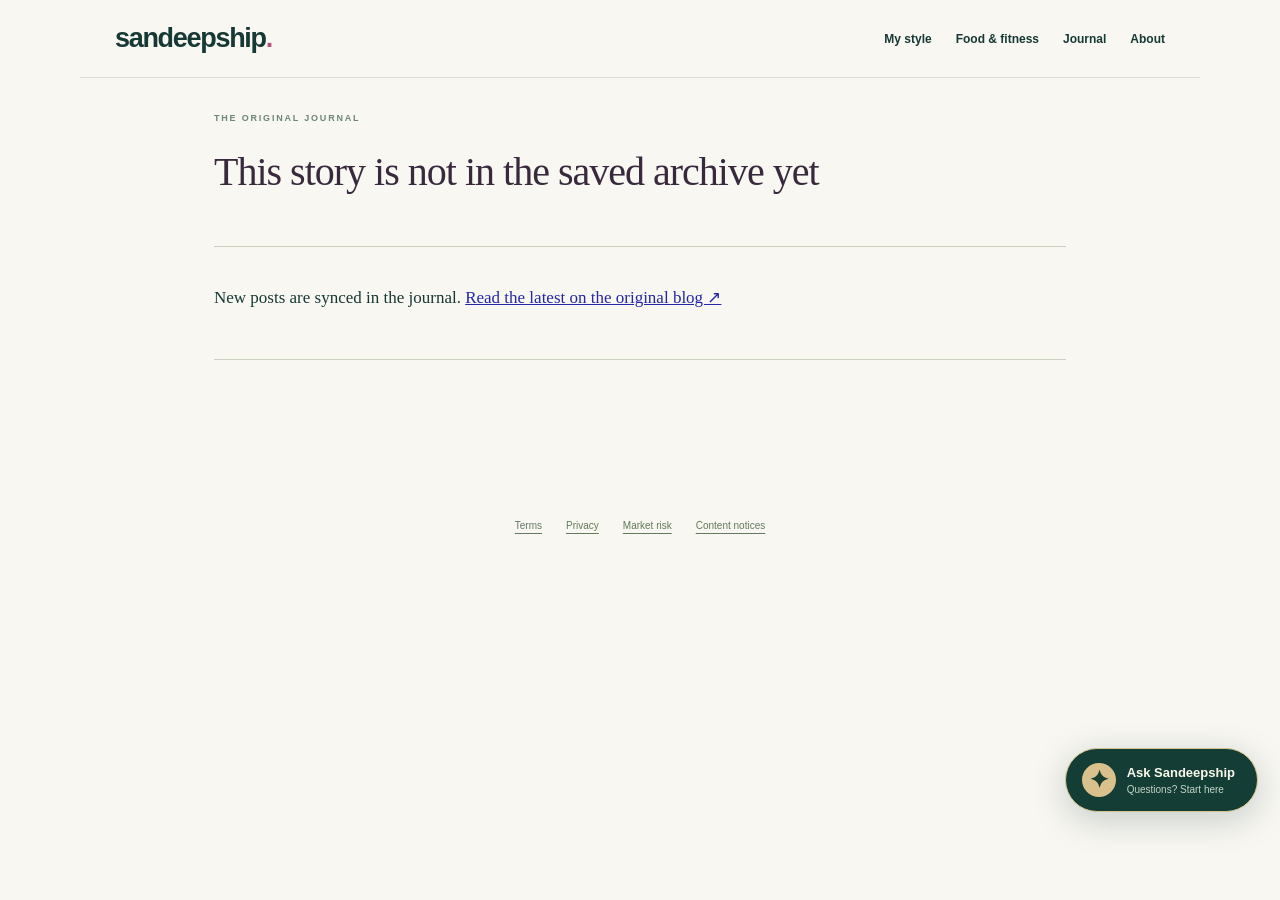
<file: article.html>
<!doctype html><html lang="en"><head><meta charset="utf-8"><meta name="viewport" content="width=device-width,initial-scale=1"><title>Journal — Sandeepship</title><link rel="stylesheet" href="style.css"><link rel="stylesheet" href="worldinside.css"><link rel="stylesheet" href="vibe.css"><link rel="stylesheet" href="compact.css"><style>.reading{max-width:900px;padding:60px 24px 100px;margin:auto}.reading>h1{font-size:clamp(30px,5vw,58px);line-height:1.2;letter-spacing:-1.5px;margin:25px 0}.reading-meta{font-size:12px;line-height:1.9;color:#67745e;border-bottom:1px solid #cbd2c1;padding-bottom:25px;margin-bottom:35px}.reading-body{font-family:Georgia,serif;font-size:18px;line-height:1.9;overflow-wrap:anywhere}.reading-body h1{font-size:36px;letter-spacing:-1px}.reading-body h2{font-size:30px}.reading-body h3{font-size:24px}.reading-body img{max-width:100%;height:auto}.reading-body iframe{display:block;width:100%;height:auto;aspect-ratio:16/9;border:0;margin:25px 0}.reading-body table{max-width:100%;display:block;overflow:auto}.reading-body a{color:#47672d;text-decoration:underline}.reading-body div{max-width:100%}.reading-body pre{white-space:pre-wrap}.reader-foot{margin-top:45px;border-top:1px solid #cbd2c1;padding-top:25px;font-size:12px}.reader-foot a{text-decoration:underline}.author-box{padding:28px;background:#e8ebdf;margin:28px 0}.author-box p{font-size:14px;line-height:1.8}.comments{margin-top:40px}.comments h2{font-size:24px}.comments blockquote{border-left:3px solid #95ac73;padding:0 20px;font-size:14px}header .pill{display:block}</style><link rel="stylesheet" href="elevated.css?v=20261107-2"><link rel="stylesheet" href="assistant.css?v=1"></head><body class="worldinside reader-page"><div class="topline"><span>WORLDINSIDE · SMALL CHANGES WITH BIG DIFFERENCE</span></div><header><a class="brand" href="./">sandeepship<span>.</span></a><nav aria-label="Main navigation"><a href="./#looks">My style</a><a href="./#living">Food & fitness</a><a href="journal.html">Journal</a><a href="article.html?id=about">About</a></nav></header><main class="reading"><div class="eyebrow" id="reader-kind">THE ORIGINAL JOURNAL</div><h1 id="title">Loading your story…</h1><div class="reading-meta" id="meta"></div><article class="reading-body" id="body"></article><div class="comments" id="comments"></div><div class="reader-foot" id="source"></div></main><script src="reader.js"></script><div class="footer-legal content-legal"><a href="legal.html#terms">Terms</a><a href="legal.html#privacy">Privacy</a><a href="legal.html#market-risk">Market risk</a><a href="legal.html#content-notices">Content notices</a></div><script src="assistant.js?v=1" defer></script></body></html>
</file>
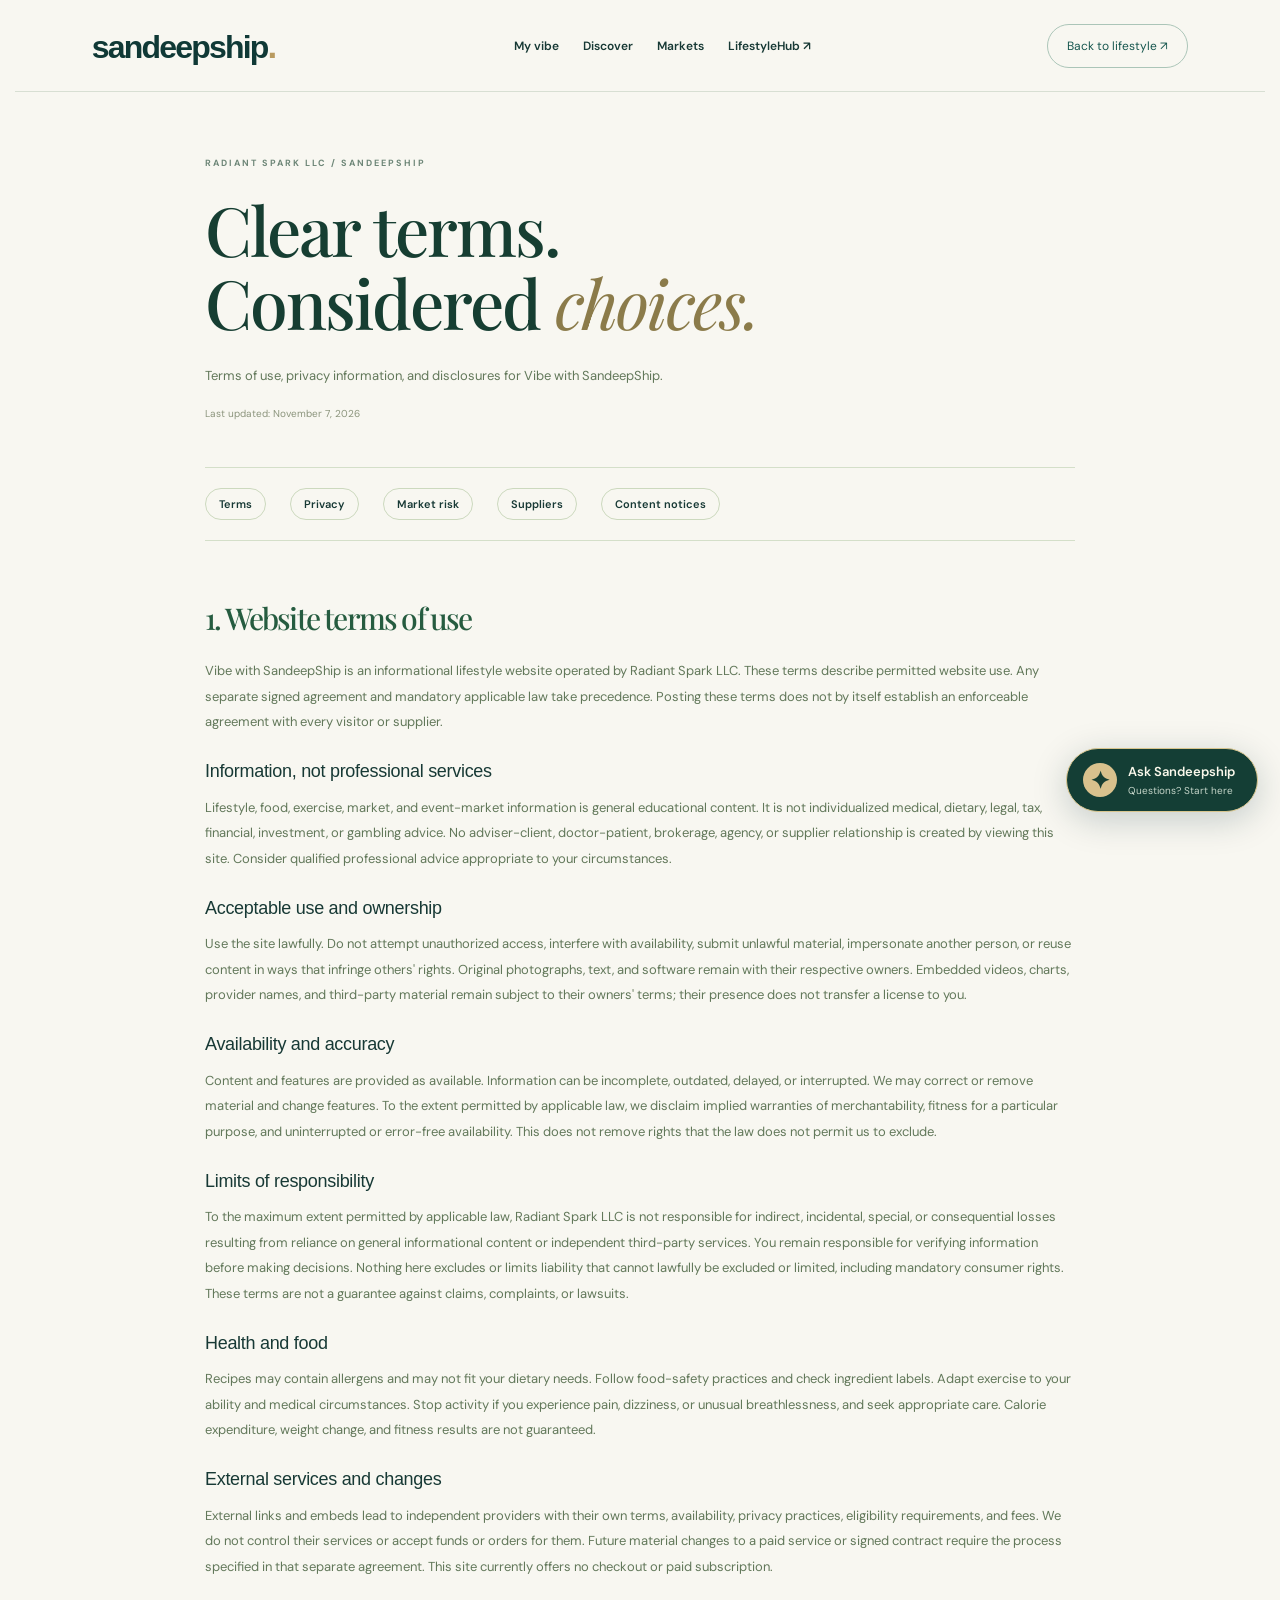
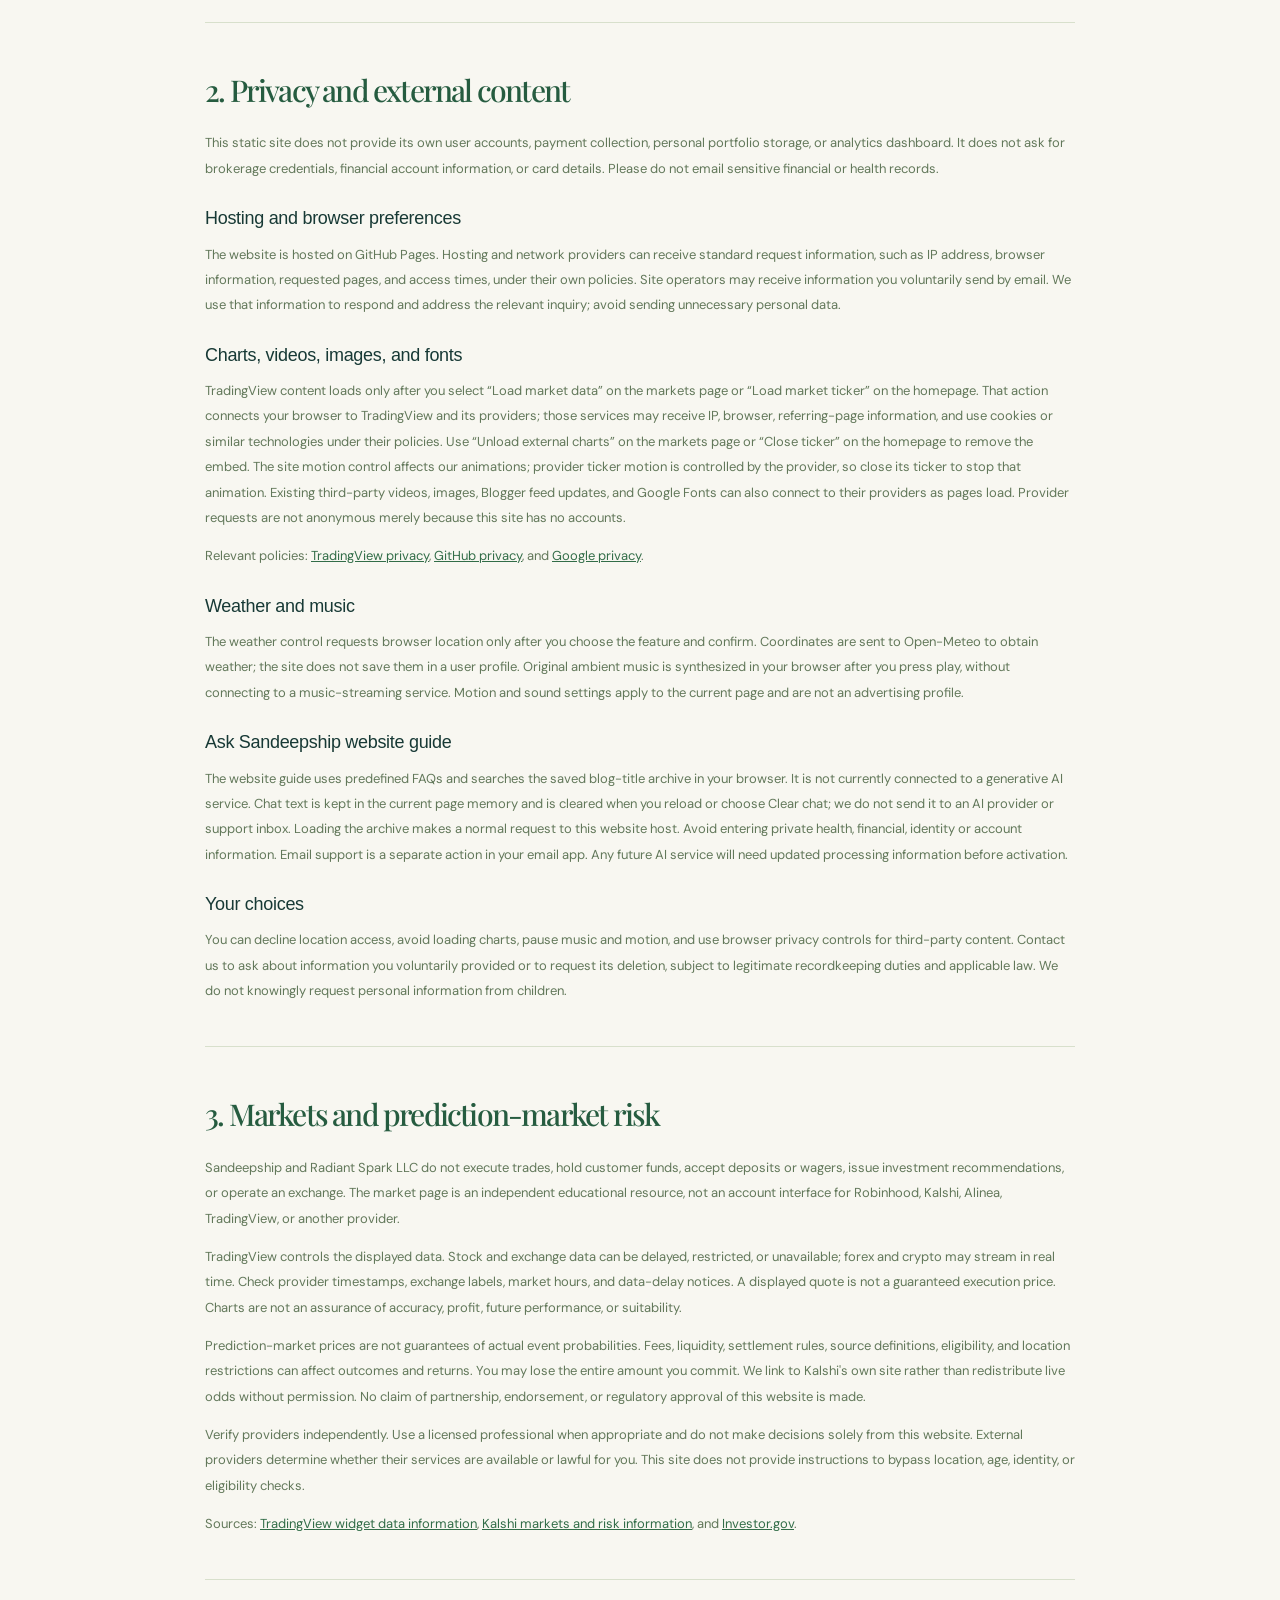
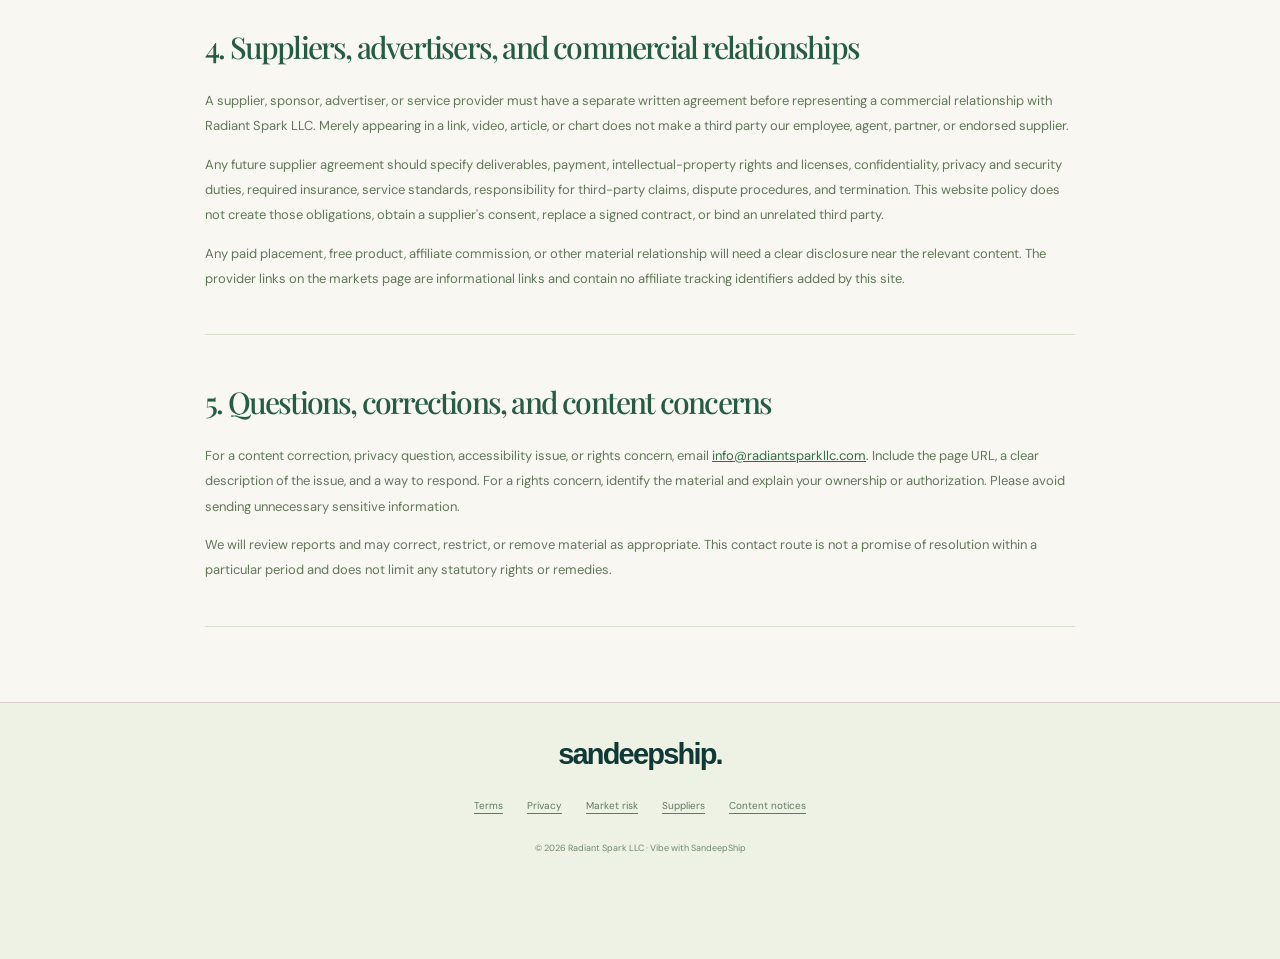
<file: legal.html>
<!doctype html><html lang="en"><head><meta charset="utf-8"><meta name="viewport" content="width=device-width,initial-scale=1"><title>Terms, privacy & disclosures — Sandeepship</title><meta name="description" content="Website terms, privacy information, market-risk disclosures and supplier policies for Sandeepship."><link href="https://fonts.googleapis.com/css2?family=DM+Sans:wght@400;500;600;700&family=Playfair+Display:ital,wght@0,500;0,600;1,500&display=swap" rel="stylesheet"><link rel="stylesheet" href="style.css"><link rel="stylesheet" href="worldinside.css"><link rel="stylesheet" href="vibe.css"><link rel="stylesheet" href="elevated.css?v=20261107-2"><link rel="stylesheet" href="assistant.css?v=1"></head><body class="worldinside portal"><header class="portal-header"><a class="logo" href="./">sandeepship<span>.</span></a><nav aria-label="Main navigation"><a href="./#portfolio">My vibe</a><a href="./#discover">Discover</a><a href="markets.html">Markets</a><a href="https://lifestyle.radiantsparkllc.com/" target="_blank" rel="noopener">LifestyleHub ↗</a></nav><a class="pill" href="./">Back to lifestyle ↗</a></header><main class="legal-main"><section class="portal-intro"><span class="eyebrow">RADIANT SPARK LLC / SANDEEPSHIP</span><h1>Clear terms.<br>Considered <em>choices.</em></h1><p>Terms of use, privacy information, and disclosures for Vibe with SandeepShip.</p><span class="legal-date">Last updated: November 7, 2026</span></section><nav class="legal-nav" aria-label="Policy sections"><a href="#terms">Terms</a><a href="#privacy">Privacy</a><a href="#market-risk">Market risk</a><a href="#suppliers">Suppliers</a><a href="#content-notices">Content notices</a></nav><section id="terms"><h2>1. Website terms of use</h2><p>Vibe with SandeepShip is an informational lifestyle website operated by Radiant Spark LLC. These terms describe permitted website use. Any separate signed agreement and mandatory applicable law take precedence. Posting these terms does not by itself establish an enforceable agreement with every visitor or supplier.</p><h3>Information, not professional services</h3><p>Lifestyle, food, exercise, market, and event-market information is general educational content. It is not individualized medical, dietary, legal, tax, financial, investment, or gambling advice. No adviser-client, doctor-patient, brokerage, agency, or supplier relationship is created by viewing this site. Consider qualified professional advice appropriate to your circumstances.</p><h3>Acceptable use and ownership</h3><p>Use the site lawfully. Do not attempt unauthorized access, interfere with availability, submit unlawful material, impersonate another person, or reuse content in ways that infringe others' rights. Original photographs, text, and software remain with their respective owners. Embedded videos, charts, provider names, and third-party material remain subject to their owners' terms; their presence does not transfer a license to you.</p><h3>Availability and accuracy</h3><p>Content and features are provided as available. Information can be incomplete, outdated, delayed, or interrupted. We may correct or remove material and change features. To the extent permitted by applicable law, we disclaim implied warranties of merchantability, fitness for a particular purpose, and uninterrupted or error-free availability. This does not remove rights that the law does not permit us to exclude.</p><h3>Limits of responsibility</h3><p>To the maximum extent permitted by applicable law, Radiant Spark LLC is not responsible for indirect, incidental, special, or consequential losses resulting from reliance on general informational content or independent third-party services. You remain responsible for verifying information before making decisions. Nothing here excludes or limits liability that cannot lawfully be excluded or limited, including mandatory consumer rights. These terms are not a guarantee against claims, complaints, or lawsuits.</p><h3>Health and food</h3><p>Recipes may contain allergens and may not fit your dietary needs. Follow food-safety practices and check ingredient labels. Adapt exercise to your ability and medical circumstances. Stop activity if you experience pain, dizziness, or unusual breathlessness, and seek appropriate care. Calorie expenditure, weight change, and fitness results are not guaranteed.</p><h3>External services and changes</h3><p>External links and embeds lead to independent providers with their own terms, availability, privacy practices, eligibility requirements, and fees. We do not control their services or accept funds or orders for them. Future material changes to a paid service or signed contract require the process specified in that separate agreement. This site currently offers no checkout or paid subscription.</p></section><section id="privacy"><h2>2. Privacy and external content</h2><p>This static site does not provide its own user accounts, payment collection, personal portfolio storage, or analytics dashboard. It does not ask for brokerage credentials, financial account information, or card details. Please do not email sensitive financial or health records.</p><h3>Hosting and browser preferences</h3><p>The website is hosted on GitHub Pages. Hosting and network providers can receive standard request information, such as IP address, browser information, requested pages, and access times, under their own policies. Site operators may receive information you voluntarily send by email. We use that information to respond and address the relevant inquiry; avoid sending unnecessary personal data.</p><h3>Charts, videos, images, and fonts</h3><p>TradingView content loads only after you select “Load market data” on the markets page or “Load market ticker” on the homepage. That action connects your browser to TradingView and its providers; those services may receive IP, browser, referring-page information, and use cookies or similar technologies under their policies. Use “Unload external charts” on the markets page or “Close ticker” on the homepage to remove the embed. The site motion control affects our animations; provider ticker motion is controlled by the provider, so close its ticker to stop that animation. Existing third-party videos, images, Blogger feed updates, and Google Fonts can also connect to their providers as pages load. Provider requests are not anonymous merely because this site has no accounts.</p><p>Relevant policies: <a href="https://www.tradingview.com/privacy-policy/" target="_blank" rel="noopener">TradingView privacy</a>, <a href="https://docs.github.com/en/site-policy/privacy-policies/github-general-privacy-statement" target="_blank" rel="noopener">GitHub privacy</a>, and <a href="https://policies.google.com/privacy" target="_blank" rel="noopener">Google privacy</a>.</p><h3>Weather and music</h3><p>The weather control requests browser location only after you choose the feature and confirm. Coordinates are sent to Open-Meteo to obtain weather; the site does not save them in a user profile. Original ambient music is synthesized in your browser after you press play, without connecting to a music-streaming service. Motion and sound settings apply to the current page and are not an advertising profile.</p><h3>Ask Sandeepship website guide</h3><p>The website guide uses predefined FAQs and searches the saved blog-title archive in your browser. It is not currently connected to a generative AI service. Chat text is kept in the current page memory and is cleared when you reload or choose Clear chat; we do not send it to an AI provider or support inbox. Loading the archive makes a normal request to this website host. Avoid entering private health, financial, identity or account information. Email support is a separate action in your email app. Any future AI service will need updated processing information before activation.</p><h3>Your choices</h3><p>You can decline location access, avoid loading charts, pause music and motion, and use browser privacy controls for third-party content. Contact us to ask about information you voluntarily provided or to request its deletion, subject to legitimate recordkeeping duties and applicable law. We do not knowingly request personal information from children.</p></section><section id="market-risk"><h2>3. Markets and prediction-market risk</h2><p>Sandeepship and Radiant Spark LLC do not execute trades, hold customer funds, accept deposits or wagers, issue investment recommendations, or operate an exchange. The market page is an independent educational resource, not an account interface for Robinhood, Kalshi, Alinea, TradingView, or another provider.</p><p>TradingView controls the displayed data. Stock and exchange data can be delayed, restricted, or unavailable; forex and crypto may stream in real time. Check provider timestamps, exchange labels, market hours, and data-delay notices. A displayed quote is not a guaranteed execution price. Charts are not an assurance of accuracy, profit, future performance, or suitability.</p><p>Prediction-market prices are not guarantees of actual event probabilities. Fees, liquidity, settlement rules, source definitions, eligibility, and location restrictions can affect outcomes and returns. You may lose the entire amount you commit. We link to Kalshi's own site rather than redistribute live odds without permission. No claim of partnership, endorsement, or regulatory approval of this website is made.</p><p>Verify providers independently. Use a licensed professional when appropriate and do not make decisions solely from this website. External providers determine whether their services are available or lawful for you. This site does not provide instructions to bypass location, age, identity, or eligibility checks.</p><p>Sources: <a href="https://www.tradingview.com/widget-docs/faq/data/" target="_blank" rel="noopener">TradingView widget data information</a>, <a href="https://kalshi.com/browse" target="_blank" rel="noopener">Kalshi markets and risk information</a>, and <a href="https://www.investor.gov/" target="_blank" rel="noopener">Investor.gov</a>.</p></section><section id="suppliers"><h2>4. Suppliers, advertisers, and commercial relationships</h2><p>A supplier, sponsor, advertiser, or service provider must have a separate written agreement before representing a commercial relationship with Radiant Spark LLC. Merely appearing in a link, video, article, or chart does not make a third party our employee, agent, partner, or endorsed supplier.</p><p>Any future supplier agreement should specify deliverables, payment, intellectual-property rights and licenses, confidentiality, privacy and security duties, required insurance, service standards, responsibility for third-party claims, dispute procedures, and termination. This website policy does not create those obligations, obtain a supplier's consent, replace a signed contract, or bind an unrelated third party.</p><p>Any paid placement, free product, affiliate commission, or other material relationship will need a clear disclosure near the relevant content. The provider links on the markets page are informational links and contain no affiliate tracking identifiers added by this site.</p></section><section id="content-notices"><h2>5. Questions, corrections, and content concerns</h2><p>For a content correction, privacy question, accessibility issue, or rights concern, email <a href="mailto:info@radiantsparkllc.com">info@radiantsparkllc.com</a>. Include the page URL, a clear description of the issue, and a way to respond. For a rights concern, identify the material and explain your ownership or authorization. Please avoid sending unnecessary sensitive information.</p><p>We will review reports and may correct, restrict, or remove material as appropriate. This contact route is not a promise of resolution within a particular period and does not limit any statutory rights or remedies.</p></section></main><footer class="portal-footer"><a class="logo" href="./">sandeepship.</a><div class="footer-legal"><a href="legal.html#terms">Terms</a><a href="legal.html#privacy">Privacy</a><a href="legal.html#market-risk">Market risk</a><a href="legal.html#suppliers">Suppliers</a><a href="legal.html#content-notices">Content notices</a></div><p>© 2026 Radiant Spark LLC · Vibe with SandeepShip</p></footer><script src="assistant.js?v=1" defer></script></body></html>
</file>
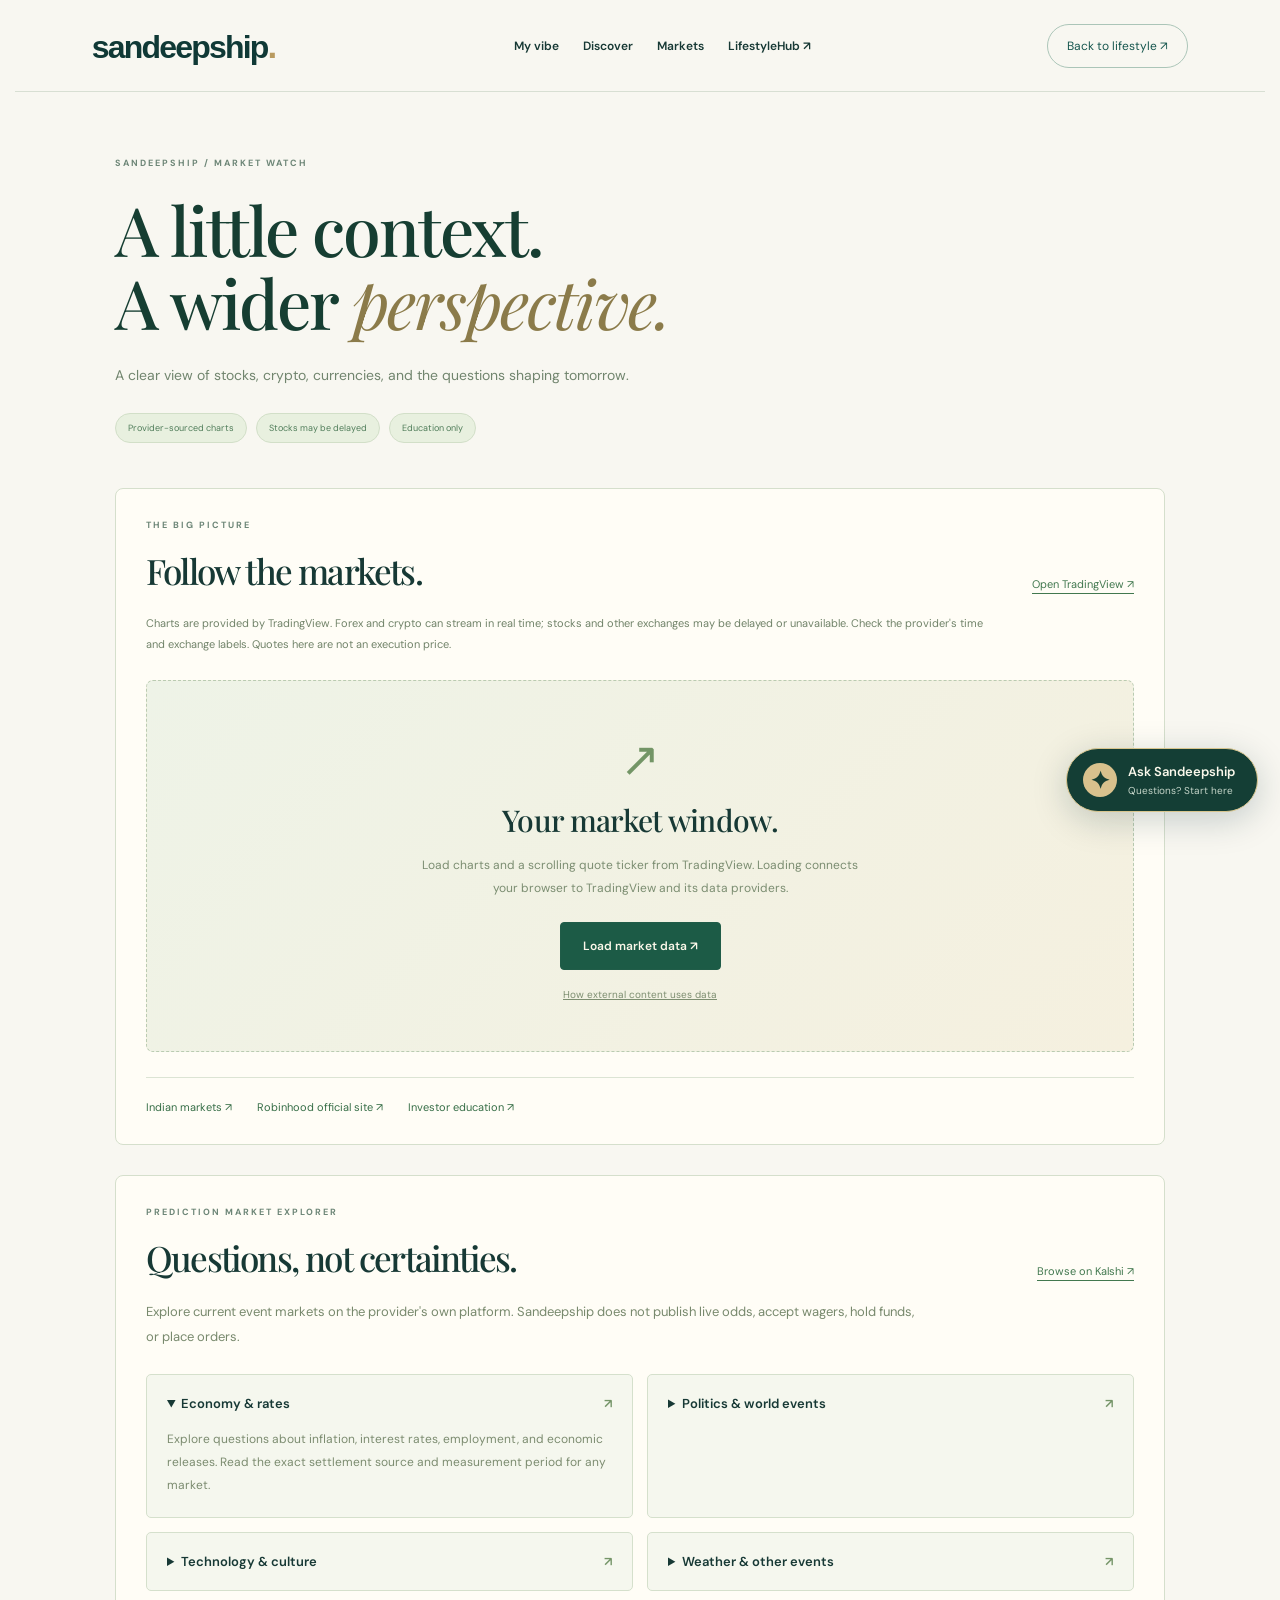
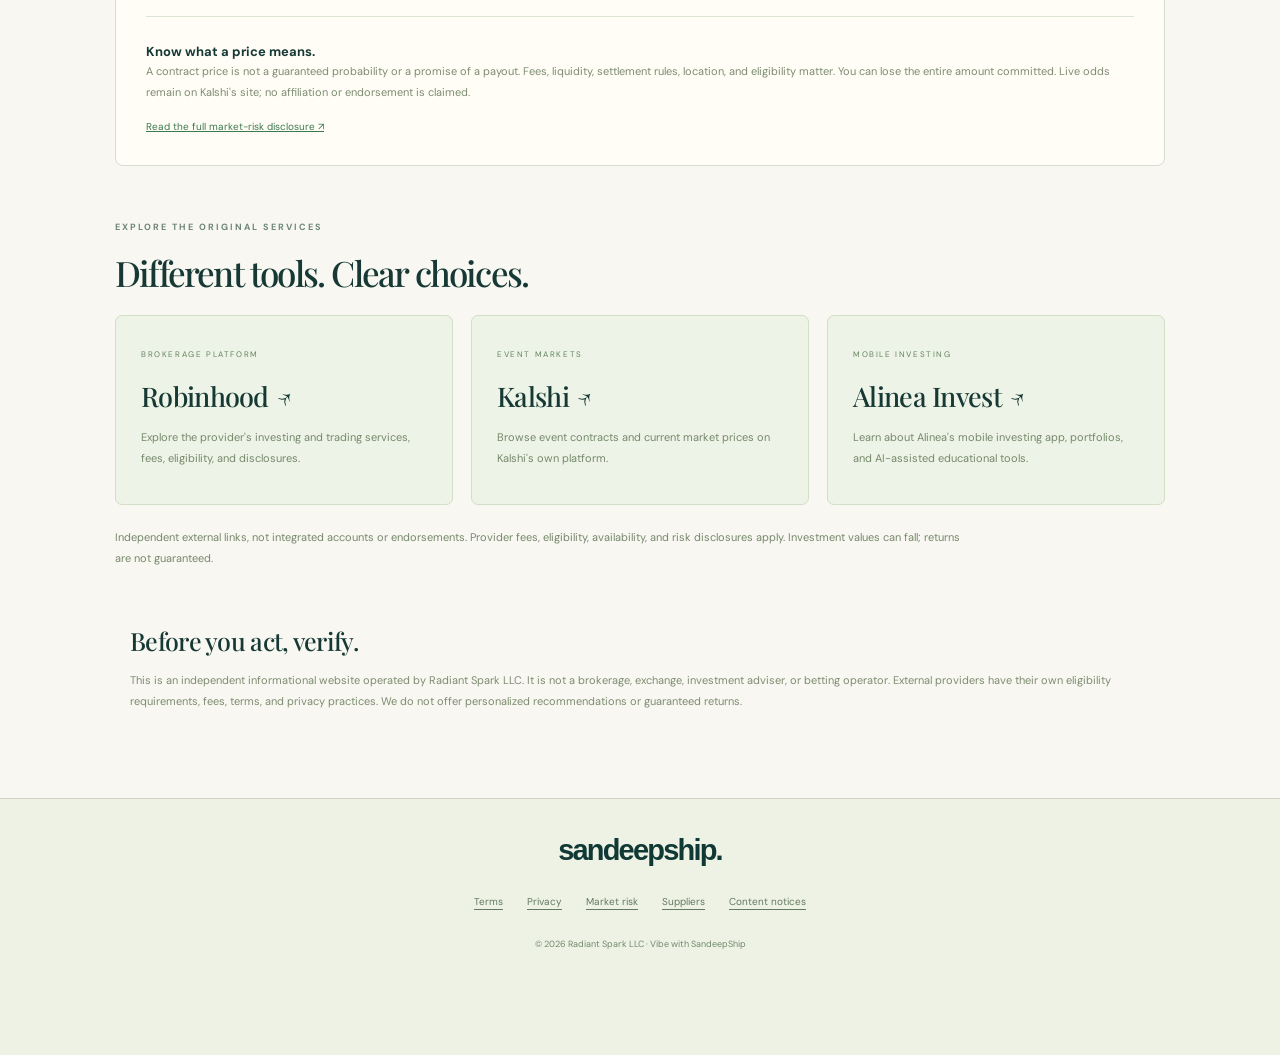
<file: markets.html>
<!doctype html><html lang="en"><head><meta charset="utf-8"><meta name="viewport" content="width=device-width,initial-scale=1"><title>Market watch — Sandeepship</title><meta name="description" content="Market charts, global watchlists and prediction-market resources. Educational information with provider data and risk disclosures."><link href="https://fonts.googleapis.com/css2?family=DM+Sans:wght@400;500;600;700&family=Playfair+Display:ital,wght@0,500;0,600;1,500&display=swap" rel="stylesheet"><link rel="stylesheet" href="style.css"><link rel="stylesheet" href="worldinside.css"><link rel="stylesheet" href="vibe.css"><link rel="stylesheet" href="elevated.css?v=20261107-2"><link rel="stylesheet" href="assistant.css?v=1"></head><body class="worldinside portal"><header class="portal-header"><a class="logo" href="./">sandeepship<span>.</span></a><nav aria-label="Main navigation"><a href="./#portfolio">My vibe</a><a href="./#discover">Discover</a><a href="markets.html">Markets</a><a href="https://lifestyle.radiantsparkllc.com/" target="_blank" rel="noopener">LifestyleHub ↗</a></nav><a class="pill" href="./">Back to lifestyle ↗</a></header><main class="markets-main"><section class="portal-intro"><span class="eyebrow">SANDEEPSHIP / MARKET WATCH</span><h1>A little context.<br>A wider <em>perspective.</em></h1><p>A clear view of stocks, crypto, currencies, and the questions shaping tomorrow.</p><div class="market-badges"><span>Provider-sourced charts</span><span>Stocks may be delayed</span><span>Education only</span></div></section><section class="market-panel"><div class="section-heading"><div><span class="eyebrow">THE BIG PICTURE</span><h2>Follow the markets.</h2></div><a href="https://www.tradingview.com/markets/" target="_blank" rel="noopener">Open TradingView ↗</a></div><p class="data-disclosure">Charts are provided by TradingView. Forex and crypto can stream in real time; stocks and other exchanges may be delayed or unavailable. Check the provider's time and exchange labels. Quotes here are not an execution price.</p><div class="widget-consent" id="widget-consent"><div class="widget-glyph" aria-hidden="true">↗</div><h3>Your market window.</h3><p>Load charts and a scrolling quote ticker from TradingView. Loading connects your browser to TradingView and its data providers.</p><button class="market-button" id="load-markets">Load market data ↗</button><a href="legal.html#privacy">How external content uses data</a></div><div id="live-widgets" hidden><p id="widget-status" role="status">Loading provider charts…</p><div id="quote-ticker"></div><div id="overview-widget"></div><p class="widget-fallback">If a chart is unavailable in your region or blocked by your browser, <a href="https://www.tradingview.com/markets/" target="_blank" rel="noopener">view market data at the source ↗</a>.</p><button class="quiet-button" id="unload-markets">Unload external charts</button></div><div class="market-sources"><a href="https://www.tradingview.com/markets/stocks-india/" target="_blank" rel="noopener">Indian markets ↗</a><a href="https://robinhood.com/us/en/" target="_blank" rel="noopener">Robinhood official site ↗</a><a href="https://www.investor.gov/" target="_blank" rel="noopener">Investor education ↗</a></div></section><section class="prediction-panel" id="predictions"><div class="section-heading"><div><span class="eyebrow">PREDICTION MARKET EXPLORER</span><h2>Questions, not certainties.</h2></div><a href="https://kalshi.com/browse" target="_blank" rel="noopener">Browse on Kalshi ↗</a></div><p class="prediction-intro">Explore current event markets on the provider's own platform. Sandeepship does not publish live odds, accept wagers, hold funds, or place orders.</p><div class="topic-grid"><details open><summary>Economy & rates <span>↗</span></summary><p>Explore questions about inflation, interest rates, employment, and economic releases. Read the exact settlement source and measurement period for any market.</p></details><details><summary>Politics & world events <span>↗</span></summary><p>Understand the event, eligible outcomes, deadlines, and official resolution rules. Market prices reflect participants' views and can change quickly.</p></details><details><summary>Technology & culture <span>↗</span></summary><p>Explore questions about product milestones, entertainment, and public events. Availability varies by provider and location.</p></details><details><summary>Weather & other events <span>↗</span></summary><p>Check the named reporting station, source, dates, and contract rules. Weather forecasts and market prices are different kinds of information.</p></details></div><div class="prediction-footnote"><strong>Know what a price means.</strong><p>A contract price is not a guaranteed probability or a promise of a payout. Fees, liquidity, settlement rules, location, and eligibility matter. You can lose the entire amount committed. Live odds remain on Kalshi's site; no affiliation or endorsement is claimed.</p><a href="legal.html#market-risk">Read the full market-risk disclosure ↗</a></div></section><section class="resource-section"><div class="section-heading"><div><span class="eyebrow">EXPLORE THE ORIGINAL SERVICES</span><h2>Different tools. Clear choices.</h2></div></div><div class="resource-grid"><a href="https://robinhood.com/us/en/" target="_blank" rel="noopener"><span class="resource-tag">BROKERAGE PLATFORM</span><h3>Robinhood ↗</h3><p>Explore the provider's investing and trading services, fees, eligibility, and disclosures.</p></a><a href="https://kalshi.com/browse" target="_blank" rel="noopener"><span class="resource-tag">EVENT MARKETS</span><h3>Kalshi ↗</h3><p>Browse event contracts and current market prices on Kalshi's own platform.</p></a><a href="https://www.alinea-invest.com/" target="_blank" rel="noopener"><span class="resource-tag">MOBILE INVESTING</span><h3>Alinea Invest ↗</h3><p>Learn about Alinea's mobile investing app, portfolios, and AI-assisted educational tools.</p></a></div><p class="resource-disclosure">Independent external links, not integrated accounts or endorsements. Provider fees, eligibility, availability, and risk disclosures apply. Investment values can fall; returns are not guaranteed.</p></section><section class="provider-note"><h3>Before you act, verify.</h3><p>This is an independent informational website operated by Radiant Spark LLC. It is not a brokerage, exchange, investment adviser, or betting operator. External providers have their own eligibility requirements, fees, terms, and privacy practices. We do not offer personalized recommendations or guaranteed returns.</p></section></main><footer class="portal-footer"><a class="logo" href="./">sandeepship.</a><div class="footer-legal"><a href="legal.html#terms">Terms</a><a href="legal.html#privacy">Privacy</a><a href="legal.html#market-risk">Market risk</a><a href="legal.html#suppliers">Suppliers</a><a href="legal.html#content-notices">Content notices</a></div><p>© 2026 Radiant Spark LLC · Vibe with SandeepShip</p></footer><script src="market.js"></script><script src="assistant.js?v=1" defer></script></body></html>
</file>
<file: style.css>
:root{--ink:#1f2c25;--paper:#f6f5ef;--lime:#d4ee91;--muted:#778077}*{box-sizing:border-box}html{scroll-behavior:smooth;scroll-padding-top:100px}body{margin:0;background:var(--paper);color:var(--ink);font-family:'DM Sans',sans-serif}button,input,select{font:inherit}a{color:inherit;text-decoration:none}button,a{ -webkit-tap-highlight-color:transparent}button{cursor:pointer;color:inherit}button:focus-visible,a:focus-visible{outline:3px solid #7da338;outline-offset:5px}.topline{background:var(--ink);color:#e5eadf;padding:9px 5%;display:flex;justify-content:space-between;font-size:10px;letter-spacing:1.6px}.topline button{border:0;background:none;color:inherit;font-size:11px;letter-spacing:.3px}header{height:98px;display:flex;align-items:center;justify-content:space-between;padding:0 5%;gap:30px}.logo{font:800 32px Manrope,sans-serif;letter-spacing:-1.8px}.logo span{font-size:12px;vertical-align:top;display:inline-block;margin:6px 0 0 3px;letter-spacing:0}nav{display:flex;gap:30px;font-size:13px}nav a:hover{color:#7b913e}.pill{border:1px solid #cbd0c5;border-radius:30px;padding:13px 19px;font-size:12px}.pill span{margin-left:26px}.mobile{display:none}.hero{margin:0 22px;height:660px;min-height:580px;position:relative;border-radius:8px;overflow:hidden;color:white;background:#203b2d}.hero>img{width:100%;height:100%;object-fit:cover;object-position:center 53%}.shade{position:absolute;inset:0;background:linear-gradient(90deg,rgba(9,30,22,.86),rgba(10,30,23,.3) 68%),linear-gradient(0deg,rgba(0,0,0,.35),transparent 30%)}.hero-content{position:absolute;top:88px;left:6%}.eyebrow{font-size:10px;font-weight:700;letter-spacing:2px;display:block}.eyebrow i,.onair i{display:inline-block;width:6px;height:6px;border-radius:50%;background:var(--lime);margin-right:9px}h1,h2,h3,p{margin-top:0}h1{font:500 clamp(58px,6.7vw,96px)/1.04 Manrope,sans-serif;letter-spacing:-5px;margin:26px 0}em{font-family:Georgia,serif;font-weight:400}h1 em{color:var(--lime)}.hero p{font-size:15px;line-height:1.8;color:#e1e7dd;margin-bottom:30px}.lime-button{display:inline-flex;gap:40px;background:var(--lime);color:var(--ink);padding:17px 23px;border-radius:3px;font-size:12px;font-weight:700}.hero-bottom{position:absolute;bottom:31px;left:6%;right:5%;display:flex;justify-content:space-between;font-size:9px;letter-spacing:1.6px}.vertical{position:absolute;right:27px;top:40%;writing-mode:vertical-rl;font-size:9px;letter-spacing:2px}.intro,.edit,.journal,.world{padding:90px 7%}.intro-row{display:flex;justify-content:space-between;gap:70px;align-items:end;margin-top:24px}h2{font:500 42px/1.15 Manrope,sans-serif;letter-spacing:-1.8px;margin-bottom:22px}.intro h2 span{color:#899280}.intro-row p{max-width:345px;font-size:14px;line-height:1.9;color:#6e776d;margin-bottom:22px}.categories{border-top:1px solid #d4d8cc;margin-top:34px;display:grid;grid-template-columns:repeat(4,1fr)}.categories a{padding:24px 17px 0 0;font-size:12px}.categories a span{float:right;margin-right:18px}.edit{padding-top:16px}.section-heading{display:flex;align-items:end;justify-content:space-between;margin-bottom:34px;gap:20px}.section-heading .eyebrow{margin-bottom:20px}.section-heading h2{margin-bottom:0}.section-heading>span,.section-heading>a{font-size:12px}.editorial-grid{display:grid;grid-template-columns:repeat(3,1fr);gap:26px}.photo{height:330px;position:relative;overflow:hidden;border-radius:4px;background:#d8dcd0}.photo img{height:100%;width:100%;object-fit:cover;transition:transform .5s}.feature:hover .photo img{transform:scale(1.035)}.photo-tag{position:absolute;top:18px;left:18px;color:white;font-size:9px;letter-spacing:1.6px;background:#20302688;padding:8px 11px;border-radius:30px}.round{position:absolute;bottom:18px;right:18px;border:0;background:var(--paper);width:40px;height:40px;border-radius:50%;font-size:20px}.meta{font-size:8px;letter-spacing:1px;display:flex;justify-content:space-between;margin:23px 0 13px;color:#687561;gap:8px}h3{font:500 26px/1.25 Manrope,sans-serif;letter-spacing:-.7px;margin-bottom:14px}.feature p{font-size:13px;line-height:1.8;color:#747b70;max-width:320px}.text-link{border:0;border-bottom:1px solid #acb3a4;background:none;font-size:11px;font-weight:600;padding:7px 0}.compass{background:#e8ebdf;margin:0 22px;padding:70px 6%;border-radius:5px;display:grid;grid-template-columns:1.1fr 1fr;gap:90px}.compass .eyebrow{margin-bottom:28px}.compass h2{font-size:54px}.compass h2 em{color:#697e4b}.compass p{font-size:13px;line-height:1.9;color:#6b7565}.moods{display:flex;gap:7px;flex-wrap:wrap;margin-top:28px}.moods button,.filters button{background:none;border:1px solid #c8cebd;border-radius:30px;font-size:11px;padding:11px 15px}.moods button.active,.filters button.active{background:var(--ink);color:white;border-color:var(--ink)}.compass-card{background:var(--paper);padding:35px 38px;border-radius:4px;position:relative;display:flex;flex-direction:column;justify-content:center}.tiny{font-size:8px;letter-spacing:1.4px}.compass-icon{font-size:44px;color:#74865a;margin:18px 0}.compass-card h3{font-size:25px}.compass-card a{font-size:11px;font-weight:700;margin-top:10px}.note{display:block;font-size:9px;color:#919787;border-top:1px solid #dfe1d6;margin-top:30px;padding-top:20px}.journal-toolbar{display:flex;justify-content:space-between;gap:15px;margin:35px 0}.filters{display:flex;gap:7px;flex-wrap:wrap}.journal-toolbar input{background:transparent;border:0;border-bottom:1px solid #b9c1af;padding:10px;font-size:12px;width:210px}.posts{display:grid;grid-template-columns:repeat(3,1fr);gap:25px}.post{border-top:1px solid #ced3c5;padding:23px 0;display:flex;flex-direction:column;align-items:start}.post .number{font-size:10px;color:#89967c;margin-bottom:26px;letter-spacing:1px}.post h3{font-size:21px;line-height:1.4}.post a:hover{text-decoration:underline}.post time{font-size:10px;color:#7d8777;margin-top:auto;padding-top:12px}.journal-footer{border-top:1px solid #d4d8cc;display:flex;justify-content:space-between;align-items:center;padding-top:25px;margin-top:15px;font-size:10px;color:#7a8373}.outline{background:transparent;border:1px solid #aeb8a4;border-radius:3px;padding:14px 20px;font-size:11px}.daily{background:#22382b;color:#f4f6ed;display:grid;grid-template-columns:1fr 1fr;gap:100px;padding:70px 7%}.daily h2{margin:22px 0}.daily p{font-size:13px;line-height:1.8;max-width:310px;color:#b4c2b0}.radio{align-self:center;border:1px solid #4d6050;border-radius:5px;padding:30px}.onair{font-size:9px;letter-spacing:1.5px;display:flex;align-items:center;margin-bottom:25px}.onair span{margin-left:auto;color:#a3b298}.radio label{display:block;font-size:10px;color:#b2c1ac;margin-bottom:10px}.radio select{background:#22382b;color:#fff;border:0;border-bottom:1px solid #4d6050;padding:8px 0;width:100%;font-size:15px}.player{display:flex;gap:17px;align-items:center;margin-top:28px}.player button{background:var(--lime);border:0;width:45px;height:45px;border-radius:50%}.player strong{font-size:12px;display:block}.player span{display:block;font-size:9px;color:#acbaa5;margin-top:7px}.bars{margin-left:auto;color:var(--lime);white-space:nowrap}.world{display:flex;justify-content:space-between;align-items:center;padding-top:60px;padding-bottom:60px}.world h2{font-size:30px;margin:15px 0}.world p{font-size:12px;color:#78816e}.closing{text-align:center;border-top:1px solid #d5d9cc;padding:80px 20px 90px}.closing h2{font-size:68px;margin:25px 0 32px}.closing h2 em{color:#7d8c68}footer{border-top:1px solid #d3d8cb;padding:40px 5% 25px}.footer-top,.footer-bottom{display:flex;align-items:center;justify-content:space-between;gap:20px}.footer-top>span,.footer-top>a:last-child{font-size:11px}.footer-bottom{border-top:1px solid #d3d8cb;margin-top:35px;padding-top:23px;font-size:9px;color:#7b8472}.footer-bottom button{background:none;border:0;font-size:10px;color:inherit}dialog{width:min(720px,92vw);border:0;border-radius:10px;background:var(--paper);color:var(--ink);padding:45px;max-height:85vh}dialog::backdrop{background:#102017b8;backdrop-filter:blur(4px)}dialog h2{font-size:32px;margin-top:15px}dialog p,dialog li{font-size:14px;line-height:1.8}dialog details{padding:18px 0;border-top:1px solid #d0d8c5}dialog summary{cursor:pointer;font-weight:600}dialog a{text-decoration:underline}.close{position:absolute;right:16px;top:13px;background:none;border:0;font-size:21px}@media(min-width:1600px){main,header,footer{max-width:1600px;margin-left:auto;margin-right:auto}}@media(max-width:900px){header{height:80px}nav{gap:17px}header>.pill{display:none}.hero{height:620px}.hero-content{top:100px}h1{letter-spacing:-3px}.intro-row{gap:25px}.intro-row h2{font-size:34px}.intro-row p{max-width:270px}.photo{height:270px}.editorial-grid{gap:16px}.meta span{display:none}h3{font-size:23px}.compass{gap:35px;padding:55px 5%}.daily{gap:40px}.compass h2{font-size:45px}.journal-toolbar{flex-direction:column}.journal-toolbar input{width:100%}.footer-top>span{display:none}}@media(max-width:600px){.topline{font-size:8px;letter-spacing:1px}.topline button{font-size:9px}.logo{font-size:27px}.mobile{display:block;background:none;border:0;font-size:23px}nav{display:none;position:absolute;top:111px;left:0;right:0;background:var(--paper);z-index:10;padding:25px;flex-wrap:wrap;justify-content:center}nav.open{display:flex}.hero{margin:0 10px;height:580px;min-height:0}.hero-content{left:7%;top:80px;right:7%}h1{font-size:59px}.hero p{font-size:13px}.hero-bottom{font-size:7px;bottom:24px;left:7%}.hero-bottom>a{display:none}.vertical{display:none}.intro,.edit,.journal,.world{padding:55px 6%}.intro-row{display:block;margin-top:23px}.intro-row h2{font-size:31px;letter-spacing:-1px}.intro-row p{max-width:100%}.categories{grid-template-columns:1fr 1fr;gap:10px}.categories a{font-size:10px;padding-top:20px}.categories a span{margin-right:3px}.section-heading h2{font-size:32px}.section-heading>span{display:none}.section-heading>a{font-size:10px;max-width:100px}.editorial-grid{grid-template-columns:1fr;gap:35px}.photo{height:370px}.feature h3{font-size:28px}.meta span{display:block}.feature p{max-width:100%}.compass{margin:0 10px;grid-template-columns:1fr;padding:45px 7%;gap:28px}.compass h2{font-size:44px}.compass-card{padding:28px}.posts{grid-template-columns:1fr 1fr;gap:20px}.post h3{font-size:16px}.post .number{margin-bottom:16px}.filters button{font-size:10px;padding:9px 12px}.daily{grid-template-columns:1fr;padding:50px 6%;gap:20px}.daily h2{font-size:34px}.radio{padding:23px}.world{display:block}.world h2{font-size:27px}.world .outline{display:inline-block;margin-top:12px}.closing{padding:60px 20px}.closing h2{font-size:51px}.footer-top,.footer-bottom{flex-wrap:wrap}.footer-top>a:last-child{font-size:10px}.footer-bottom{line-height:1.8}.footer-bottom>span:nth-child(2){display:none}dialog{padding:35px 23px}.journal-footer{gap:15px}.journal-footer span{max-width:190px;line-height:1.6}}@media(prefers-reduced-motion:reduce){html{scroll-behavior:auto}*{transition:none!important}}
.archive-tools{display:flex;gap:10px;margin:-15px 0 30px;flex-wrap:wrap}.archive-tools select{padding:10px 14px;border:1px solid #c8cebd;border-radius:4px;background:var(--paper);font-size:12px}.blog-details{padding:55px 7%;background:#e8ebdf}.blog-details h2{font-size:34px}.blog-detail-grid{display:grid;grid-template-columns:1fr 1fr;gap:45px}.blog-details p{font-size:14px;line-height:1.8}.blog-details a{font-size:13px;text-decoration:underline}.blog-details ul{padding-left:18px;line-height:2}.post-image{height:170px;width:100%;object-fit:cover;margin-bottom:20px;border-radius:3px}@media(max-width:600px){.blog-detail-grid{grid-template-columns:1fr;gap:25px}}
</file>
<file: worldinside.css>
:root{--ink:#2526a7;--paper:#fffaf3;--lime:#ff7048}.worldinside{background:var(--paper);color:#26232b}.worldinside .topline{background:#2526a7;color:#fffaf3}.worldinside header{height:105px;border-bottom:1px solid #d8d0c9}.worldinside .logo{font-size:36px;color:#2526a7}.worldinside .logo .dot{color:#ff7048;vertical-align:baseline;font-size:40px;margin:0}.worldinside nav{font-size:12px;font-weight:600}.worldinside .pill{border-radius:0;color:#2526a7;border-color:#2526a7}.worldinside h2,.worldinside .feature h3{font-family:'Playfair Display',Georgia,serif;font-weight:500}.magazine-hero{padding:30px 5% 45px;max-width:1600px;margin:auto}.hero-note{display:flex;justify-content:space-between;font-size:9px;letter-spacing:1.5px;color:#79717b}.magazine-hero h1{font:600 clamp(60px,7.7vw,118px)/1.03 'Playfair Display',Georgia,serif;letter-spacing:-5px;color:#2526a7;position:relative;max-width:1100px;margin:38px 0 25px}.magazine-hero h1 em{font-family:'Playfair Display',Georgia,serif;color:#f26a45}.asterisk{position:absolute;right:8%;bottom:0;font:400 145px/1 Georgia;color:#f26a45;transform:rotate(12deg)}.hero-description{display:flex;align-items:center;justify-content:space-between;gap:30px;margin-bottom:38px}.hero-description>span{font-size:9px;line-height:1.8;color:#78717c;min-width:130px;letter-spacing:1px}.hero-description p{font-size:14px;line-height:1.8;color:#6a646d;margin:0 auto 0 9%}.hero-description>a{width:49px;height:49px;border:1px solid #2526a7;color:#2526a7;border-radius:50%;display:grid;place-items:center;font-size:23px}.cover-grid{display:grid;grid-template-columns:1.65fr 1fr;gap:21px}.cover-story{height:490px;position:relative;display:block;color:white;background:#171a40;overflow:hidden}.cover-story>img{width:100%;height:100%;object-fit:cover}.cover-gradient{position:absolute;inset:0;background:linear-gradient(0deg,#0a101ae6,transparent 75%)}.story-category{position:absolute;top:24px;left:25px;background:#fffaf3;color:#29283f;font-size:9px;letter-spacing:1.5px;padding:11px 14px}.cover-title{position:absolute;bottom:59px;left:30px;right:30px;display:flex;align-items:end;justify-content:space-between}.cover-title h2{font:500 55px/1.08 'Playfair Display',Georgia,serif;letter-spacing:-1.6px;color:white;margin:0}.cover-title>span{width:52px;height:52px;border:1px solid #fff;border-radius:50%;display:grid;place-items:center;font-size:16px}.cover-story>small{position:absolute;bottom:25px;left:30px;font-size:8px;letter-spacing:1.5px}.side-covers{display:grid;grid-template-rows:1fr 1fr;gap:21px}.culture-cover{position:relative;overflow:hidden;display:flex;flex-direction:column;justify-content:end;padding:25px;color:white;background:#547984}.culture-cover img{position:absolute;inset:0;width:100%;height:100%;object-fit:cover}.culture-cover:after{content:'';position:absolute;inset:0;background:linear-gradient(0deg,#162538bd,transparent)}.culture-cover>span,.culture-cover h3{position:relative;z-index:1}.culture-cover>span{font-size:8px;letter-spacing:1.4px;margin-bottom:12px}.culture-cover h3{font:500 30px/1.15 'Playfair Display',Georgia,serif;margin:0}.letter-cover{background:#f0b9cd;padding:25px;color:#2526a7}.letter-cover>span{font-size:8px;letter-spacing:1.5px}.letter-cover h3{font:500 31px/1.1 'Playfair Display',Georgia,serif;margin:15px 0 10px}.letter-cover p{font-size:11px;line-height:1.7;max-width:260px;margin:0 0 15px}.letter-cover>div{font:italic 17px Georgia}.letter-cover>div span{float:right}.ticker{background:#ff7048;color:#2526a7;padding:22px 0;text-align:center;font-size:12px;letter-spacing:2px;font-weight:700;overflow:hidden;white-space:nowrap}.watch-section{padding:75px 5%;max-width:1600px;margin:auto}.worldinside .eyebrow{color:#77707b;font-size:9px}.worldinside .section-heading h2{font-size:40px}.worldinside .section-heading>a{font-size:11px;text-decoration:underline;text-underline-offset:5px}.watch-grid{display:grid;grid-template-columns:repeat(4,1fr);gap:22px}.watch-photo{height:175px;position:relative;background:#ddd5cc;overflow:hidden}.watch-photo img{width:100%;height:100%;object-fit:cover;transition:transform .4s}.watch-card:hover img{transform:scale(1.04)}.watch-photo>span{position:absolute;bottom:12px;left:12px;background:#fffaf3;width:29px;height:29px;border-radius:50%;display:grid;place-items:center;font-size:9px;color:#2526a7}.watch-meta{font-size:7px;letter-spacing:1px;color:#77717c;margin:19px 0 11px}.watch-card h3{font:500 21px/1.3 'Playfair Display',Georgia,serif;margin:0 0 18px}.watch-link{font-size:10px;text-decoration:underline;text-underline-offset:5px}.worldinside .journal{padding:65px 5%;background:#f0ede9;border-top:1px solid #d8d1c9}.worldinside .journal h2{font-size:48px;color:#2526a7}.worldinside .filters button,.worldinside .moods button{border-color:#cac2bf;border-radius:0;font-size:10px;padding:12px 17px}.worldinside .filters button.active,.worldinside .moods button.active{background:#2526a7;border-color:#2526a7}.worldinside .archive-tools select{border-radius:0;background:#fffaf3;border-color:#d0c8c4}.worldinside .posts{gap:28px}.worldinside .post{border:0;background:#fffaf3;padding:0 0 25px}.post-image-link{display:block;width:100%}.worldinside .post-image{height:215px;border-radius:0;margin-bottom:21px}.worldinside .post .number,.worldinside .post h3,.worldinside .post time{margin-left:21px;margin-right:21px}.worldinside .post .number{margin-top:8px;margin-bottom:14px;font-size:8px;color:#857983}.worldinside .post h3{font-family:'Playfair Display',Georgia,serif;font-size:23px}.worldinside .outline{border-radius:0;border-color:#2526a7;color:#2526a7}.editor-note{display:grid;grid-template-columns:1.6fr 1fr;padding:75px 8%;column-gap:80px;row-gap:25px;background:#2526a7;color:#fffaf3}.editor-note .eyebrow{grid-column:1/-1;color:#c1bfe4}.editor-note h2{font:500 48px/1.15 'Playfair Display',Georgia,serif;margin:0}.editor-note h2 em{color:#f5b9cf}.editor-note p{font-size:13px;line-height:1.9;color:#e5dff0}.editor-note a{font-size:11px;text-decoration:underline;text-underline-offset:5px}.worldinside .edit{padding:75px 5%}.worldinside .photo{border-radius:0;height:300px}.worldinside .photo-tag{border-radius:0;background:#2526a7;color:white}.worldinside .round{background:#ff7048;color:white}.worldinside .meta{color:#9b5a51}.worldinside .blog-details{background:#f1bdce;padding:55px 6%}.worldinside .blog-details h2{color:#2526a7}.worldinside .compass{background:#fff1da;margin:0;border-radius:0;padding:70px 6%}.worldinside .compass h2 em{color:#e26842}.worldinside .compass-card{background:#fffaf3;border:1px solid #e5d5bf;border-radius:0}.worldinside .daily{background:#29272c;padding:60px 6%}.worldinside .radio{border-radius:0;border-color:#655e68}.worldinside .radio select{background:#29272c}.worldinside .player button{color:#fffaf3;background:#ff7048}.worldinside .world{padding:50px 6%}.worldinside .closing{background:#f0bdce;border:0}.worldinside .closing h2{font-size:66px;color:#2526a7}.worldinside .closing h2 em{font-family:'Playfair Display',Georgia,serif;color:#2526a7}.worldinside .lime-button{background:#2526a7;color:#fffaf3;border-radius:0}.worldinside footer{background:#fffaf3;border-color:#d9cfc9}.worldinside .footer-top>span{font-size:8px;letter-spacing:1.5px}.worldinside .footer-bottom{border-color:#d9cfc9;color:#746b76}.worldinside dialog{border-radius:0}.worldinside .reading>h1{font-family:'Playfair Display',Georgia,serif;color:#2526a7}.reader-page .author-box{background:#f1bdce}.reader-page .reading-body a{color:#2526a7}@media(max-width:950px){.asterisk{right:0;font-size:100px}.cover-title h2{font-size:43px}.watch-grid{grid-template-columns:repeat(2,1fr);row-gap:35px}.watch-photo{height:230px}.worldinside .post-image{height:175px}.editor-note{column-gap:35px;padding:60px 6%}.editor-note h2{font-size:40px}.worldinside header{gap:16px}.worldinside nav{gap:17px;font-size:11px}.worldinside .logo{font-size:30px}.worldinside .photo{height:240px}}@media(max-width:600px){.worldinside header{height:80px}.worldinside nav{top:115px}.worldinside header>.pill{display:none}.hero-note{font-size:7px;letter-spacing:1px}.hero-note span:last-child{display:none}.magazine-hero{padding:25px 5% 30px}.magazine-hero h1{font-size:56px;letter-spacing:-2.6px;margin:30px 0 24px}.asterisk{font-size:58px;right:2%;bottom:9px}.hero-description{gap:15px;margin-bottom:27px}.hero-description>span{display:none}.hero-description p{font-size:11px;margin:0;line-height:1.8}.hero-description>a{width:37px;height:37px;flex-shrink:0}.cover-grid{grid-template-columns:1fr;gap:14px}.cover-story{height:390px}.cover-title{left:22px;right:22px}.cover-title h2{font-size:46px}.cover-story>small{left:22px;font-size:6px}.side-covers{grid-template-columns:1fr 1fr;grid-template-rows:250px;gap:14px}.culture-cover,.letter-cover{padding:18px}.culture-cover h3,.letter-cover h3{font-size:25px}.culture-cover>span,.letter-cover>span{font-size:6px;letter-spacing:.7px}.letter-cover p{font-size:10px}.watch-section{padding:50px 5%}.worldinside .section-heading h2{font-size:31px}.watch-grid{gap:18px;row-gap:30px}.watch-photo{height:140px}.watch-meta{font-size:6px;line-height:1.5;margin:14px 0 9px}.watch-card h3{font-size:18px}.worldinside .journal{padding:45px 5%}.worldinside .journal h2{font-size:36px}.worldinside .posts{gap:14px}.worldinside .post-image{height:120px;margin-bottom:12px}.worldinside .post .number,.worldinside .post h3,.worldinside .post time{margin-left:13px;margin-right:13px}.worldinside .post h3{font-size:18px}.worldinside .post .number{font-size:6px;line-height:1.7}.worldinside .filters button{padding:10px 12px;font-size:9px}.editor-note{grid-template-columns:1fr;padding:45px 6%;row-gap:20px}.editor-note h2{font-size:36px}.worldinside .edit{padding:45px 5%}.worldinside .photo{height:350px}.worldinside .closing h2{font-size:47px}.worldinside .blog-details h2{font-size:31px}.worldinside .compass{padding:45px 6%}.worldinside .compass h2{font-size:40px}.worldinside .footer-top>span{display:none}.reader-page header .pill{display:block!important;font-size:9px;padding:12px}.reader-page header .logo{font-size:27px}}
</file>
<file: vibe.css>
:root{--ink:#3a155d;--paper:#fffaf8;--lime:#ff3366}.worldinside{background:#fffaf8}.worldinside .topline{background:#110b1e;color:#d5cadf}.worldinside header{height:92px;background:#fffaf8eF;backdrop-filter:blur(16px);position:sticky;top:0;z-index:20}.worldinside .logo{color:#231332;font-size:32px}.worldinside .logo .dot{color:#ff3366}.worldinside .pill{color:#67207f;border-color:#d2bdde;border-radius:30px}.worldinside nav a:hover{color:#da2456}.vibe-hero{background:#091a23;min-height:690px;position:relative;color:white;display:grid;grid-template-columns:1.1fr 1fr;overflow:hidden}.vibe-orbit{position:absolute;width:650px;height:650px;border-radius:50%;border:1px solid #f297db18;left:-350px;top:30px;box-shadow:0 0 0 90px #982eb606,0 0 0 180px #982eb605;pointer-events:none}.vibe-copy{padding:102px 0 100px 10%;position:relative;z-index:2;background:radial-gradient(ellipse at 0 20%,#582c713b,transparent 75%)}.vibe-copy .eyebrow{color:#d3bcdf;font-size:9px;letter-spacing:2.5px}.live-dot{display:inline-block;width:6px;height:6px;border-radius:50%;background:#ff6188;margin-right:10px;box-shadow:0 0 12px #ff336680}.vibe-copy h1{font:500 clamp(55px,5.7vw,89px)/1.07 'Playfair Display',Georgia,serif;letter-spacing:-3px;color:#fcf7f2;margin:35px 0 24px}.vibe-copy h1 em{font-family:'Playfair Display',Georgia,serif;background:linear-gradient(95deg,#ff709d,#d49cfd 65%,#79d4e8);background-clip:text;-webkit-background-clip:text;color:transparent}.vibe-intro{font-size:19px;letter-spacing:-.2px;color:#e9ddef;margin-bottom:17px}.vibe-intro strong{font-weight:500;color:white}.vibe-description{font-size:13px;line-height:1.9;color:#b4bdc4;margin-bottom:30px}.vibe-actions{display:flex;gap:28px;align-items:center;flex-wrap:wrap}.vibe-actions>a{font-size:11px;color:#dbcde0}.vibe-actions .vibe-cta{display:flex;gap:32px;padding:16px 22px;background:linear-gradient(100deg,#ed3567,#a52a96);border:1px solid #ff90b545;border-radius:3px;color:white;font-weight:600;box-shadow:0 8px 30px #f4336820}.vibe-mini{display:flex;gap:28px;margin-top:55px;font-size:7px;letter-spacing:1.4px;color:#9b9daa}.vibe-portrait{position:relative;min-height:690px}.vibe-portrait:after{content:'';position:absolute;inset:0;background:linear-gradient(90deg,#091a23,transparent 20%),linear-gradient(0deg,#091a23b0,transparent 25%);pointer-events:none}.vibe-portrait>img{width:100%;height:100%;position:absolute;object-fit:cover;object-position:50% 26%;animation:portrait-entry 1s ease-out}.portrait-caption{position:absolute;bottom:36px;left:7%;right:7%;display:flex;justify-content:space-between;z-index:2;font-size:7px;letter-spacing:1.5px;color:#d3dbe0}.portrait-switch{position:absolute;right:25px;top:50%;z-index:3;display:flex;flex-direction:column;gap:12px}.portrait-switch button{border:1px solid #ffffff45;color:#d3e0e6;background:#06151a50;backdrop-filter:blur(10px);width:35px;height:35px;border-radius:50%;font-size:9px}.portrait-switch button.selected{background:#fff5f5;color:#291433;border-color:white}.vibe-scroll{position:absolute;bottom:24px;left:5.5%;font-size:7px;letter-spacing:2px;color:#989eaa;z-index:4}.portfolio{padding:85px 6% 70px;background:linear-gradient(180deg,#fffaf8,#faf3f9)}.portfolio .section-heading{align-items:end;margin-bottom:40px}.portfolio .section-heading h2{font:500 48px/1.15 'Playfair Display',Georgia,serif;letter-spacing:-1.4px;margin-top:20px;color:#22142d}.portfolio .section-heading h2 em{font-family:inherit;color:#a14383}.portfolio .section-heading>p{font-size:12px;line-height:1.8;color:#87788c}.portfolio-grid{display:grid;grid-template-columns:repeat(3,1fr);gap:27px;align-items:start}.portfolio-card{border:0;background:transparent;padding:0;text-align:left;color:#251832}.portfolio-card:nth-child(2){padding-top:55px}.portfolio-card:nth-child(3){padding-top:20px}.portfolio-photo{position:relative;overflow:hidden;aspect-ratio:2/2.7;background:#102a33;border-radius:3px}.portfolio-photo>img{width:100%;height:100%;object-fit:cover;object-position:center;transition:transform .7s cubic-bezier(.2,.65,.3,1)}.portfolio-card:hover .portfolio-photo>img{transform:scale(1.035)}.portfolio-card:nth-child(2) .portfolio-photo{aspect-ratio:2/2.9}.expand-photo{position:absolute;right:17px;bottom:17px;width:36px;height:36px;background:#ffffffdc;border-radius:50%;display:grid;place-items:center;font-size:20px;color:#6c2979;transition:transform .3s}.portfolio-card:hover .expand-photo{transform:rotate(45deg)}.portfolio-label{padding:23px 2px}.portfolio-label>span{font-size:8px;letter-spacing:1.5px;color:#987f9d}.portfolio-label h3{font:500 26px/1.3 'Playfair Display',Georgia,serif;letter-spacing:-.5px;margin:10px 0}.portfolio-label p{font-size:12px;color:#8c7e92;margin:0;line-height:1.8}.portfolio-source{display:inline-block;margin-top:30px;font-size:11px;border-bottom:1px solid #c5b1ca;padding-bottom:8px;color:#6a347c}.worldinside .ticker{background:#f1d6e9;color:#63276e;font-size:10px;letter-spacing:2.3px}.worldinside .journal{background:#f5eff5;border-color:#e2d8e5}.worldinside .journal h2{color:#47205f}.worldinside .filters button.active,.worldinside .moods button.active{background:#51236b;border-color:#51236b}.worldinside .outline{border-color:#825c94;color:#582773}.worldinside .editor-note{background:linear-gradient(115deg,#20102e,#3a164f)}.worldinside .blog-details{background:#f3e1ed}.worldinside .blog-details h2{color:#582773}.worldinside .compass{background:#faf1ed}.worldinside .compass h2 em{color:#b64582}.worldinside .photo-tag{background:#51236b}.worldinside .round{background:#ff3366}.worldinside .closing{background:linear-gradient(115deg,#eee0f2,#f8e5ea)}.worldinside .closing h2,.worldinside .closing h2 em{color:#51236b}.worldinside .lime-button{background:linear-gradient(100deg,#dd3064,#8824a4)}.worldinside .reading>h1{color:#51236b}#photo-dialog{background:#0b1520;border:1px solid #4b344f;width:min(850px,94vw);padding:18px;color:#fff4fa;border-radius:7px;max-height:94vh;overflow:auto}#photo-dialog::backdrop{background:#080711e8;backdrop-filter:blur(10px)}#photo-dialog .photo-dialog-bar{display:flex;align-items:center;justify-content:space-between;padding-bottom:14px;font-size:12px}#photo-dialog button{background:transparent;border:1px solid #725a7d;color:#f8eaf5;border-radius:3px;padding:9px 14px;font-size:11px}#photo-dialog #photo-close{border:0;font-size:18px;padding:0 6px}#full-photo{display:block;max-height:73vh;max-width:100%;width:auto;margin:auto;object-fit:contain}.photo-dialog-nav{display:flex;align-items:center;justify-content:space-between;margin-top:15px;font-size:10px;color:#c8b4d0}@keyframes portrait-entry{from{opacity:0;transform:scale(1.03)}to{opacity:1;transform:scale(1)}}@media(min-width:1600px){.vibe-hero,.portfolio{max-width:1600px;margin:auto}}@media(max-width:950px){.vibe-copy{padding:90px 15px 90px 8%}.vibe-copy h1{font-size:64px}.vibe-portrait,.vibe-hero{min-height:650px}.vibe-mini{flex-direction:column;gap:10px;margin-top:35px}.vibe-actions{gap:20px}.portrait-caption{flex-direction:column;gap:10px}.portfolio-grid{gap:18px}.portfolio-label h3{font-size:23px}}@media(max-width:600px){.worldinside header{height:78px}.worldinside .logo{font-size:28px}.vibe-hero{grid-template-columns:1fr;min-height:0}.vibe-copy{padding:50px 7% 30px}.vibe-copy .eyebrow{font-size:8px}.vibe-copy h1{font-size:58px;margin:25px 0 20px;letter-spacing:-2px}.vibe-intro{font-size:17px}.vibe-description{font-size:12px}.vibe-mini{flex-direction:row;gap:15px;margin-top:28px;font-size:6px}.vibe-portrait{min-height:510px}.vibe-portrait>img{object-position:center 29%}.vibe-portrait:after{background:linear-gradient(180deg,#091a23,transparent 15%),linear-gradient(0deg,#091a23c0,transparent 30%)}.portrait-caption{bottom:37px;left:7%;flex-direction:row;font-size:6px}.portrait-switch{right:18px;top:auto;bottom:80px;flex-direction:row}.vibe-scroll{display:none}.portfolio{padding:48px 6%}.portfolio .section-heading{display:block}.portfolio .section-heading h2{font-size:38px}.portfolio .section-heading>p{font-size:11px}.portfolio-grid{grid-template-columns:1fr;gap:12px}.portfolio-card:nth-child(n){padding-top:0}.portfolio-photo,.portfolio-card:nth-child(2) .portfolio-photo{aspect-ratio:3/4}.portfolio-label{padding:20px 2px 27px}.portfolio-label h3{font-size:28px}.portfolio-source{margin-top:10px}.worldinside nav{top:112px}#photo-dialog{padding:13px}#full-photo{max-height:70vh}.photo-dialog-nav button{padding:8px 10px!important}}@media(prefers-reduced-motion:reduce){.vibe-portrait>img{animation:none}.portfolio-photo>img,.expand-photo{transition:none}}
</file>
<file: compact.css>
:root{--ink:#241b2c;--paper:#fcfaf7;--accent:#8d446d}*{box-sizing:border-box}html{scroll-behavior:smooth;scroll-padding-top:80px}body,body.worldinside{margin:0;background:var(--paper);color:var(--ink);font-family:'DM Sans',Arial,sans-serif;font-size:14px}a{color:inherit;text-decoration:none}button,input,select{font:inherit}button{cursor:pointer;color:inherit}a:focus-visible,button:focus-visible,input:focus-visible,select:focus-visible{outline:3px solid #a66a9b;outline-offset:4px}header,.worldinside header{height:78px;max-width:1120px;margin:auto;padding:0 35px;display:flex;align-items:center;justify-content:space-between;border-bottom:1px solid #e6dfdf;background:var(--paper);position:static;gap:25px}.brand{font-size:27px;letter-spacing:-1.3px;font-weight:700}.brand span{color:#ad557b}nav,.worldinside nav{display:flex;gap:26px;font-size:12px;position:static;background:transparent;padding:0}nav a:hover{color:#ad557b}.home,.archive{max-width:1120px;margin:auto;padding:0 35px}.intro{padding:44px 0 48px;display:grid;grid-template-columns:1.15fr 1fr;gap:50px;align-items:center}.eyebrow{font-size:9px;letter-spacing:1.8px;font-weight:600;color:#9c8297;display:block}h1,h2,h3,p{margin-top:0}h1{font:500 clamp(48px,5.5vw,72px)/1.09 'Playfair Display',Georgia,serif;letter-spacing:-2px;margin:23px 0}h1 em{color:#a46080;font-weight:500}h2{font:500 30px/1.25 'Playfair Display',Georgia,serif;letter-spacing:-.7px;margin:12px 0}h3{font:500 22px/1.3 'Playfair Display',Georgia,serif;letter-spacing:-.4px;margin:14px 0 8px}.intro-copy>p{font-size:18px;margin-bottom:14px}.intro-note{font-size:13px;line-height:1.9;color:#837780;max-width:320px;margin-bottom:25px}.primary,.secondary{display:inline-block;background:#38293d;color:#fff9f4;padding:13px 18px;border:1px solid #38293d;border-radius:4px;font-size:11px}.primary:hover{background:#774a71}.hero-image{height:400px;position:relative;overflow:hidden;border-radius:5px;background:#102a33}.hero-image img{width:100%;height:100%;object-fit:cover;object-position:center 28%}.hero-image>span{position:absolute;bottom:18px;left:20px;font-size:8px;letter-spacing:1.5px;color:#e3e9e9}.section-head{display:flex;align-items:end;justify-content:space-between;gap:20px;margin-bottom:23px}.section-head>a{font-size:10px;border-bottom:1px solid #c9b9c7;padding-bottom:5px;white-space:nowrap}.section-head h2{margin-bottom:0}#looks{padding:25px 0 42px;border-top:1px solid #e6dfdf}.looks{display:grid;grid-template-columns:repeat(3,1fr);gap:22px}.looks>button{padding:0;border:0;background:none;text-align:left}.looks>button>div{height:270px;position:relative;overflow:hidden;border-radius:4px;background:#102a33}.looks img{width:100%;height:100%;object-fit:cover;object-position:center 30%;transition:transform .4s}.looks>button:hover img{transform:scale(1.03)}.looks>button>div>span{position:absolute;right:13px;bottom:13px;background:#fdf9f4e6;border-radius:50%;height:30px;width:30px;display:grid;place-items:center;font-size:17px}.looks p{font-size:11px;line-height:1.6;color:#8b7a88;margin:0}.living{padding:25px 0 40px;border-top:1px solid #e6dfdf}.living-grid{display:grid;grid-template-columns:1fr 1fr;gap:22px}.living-card{display:flex;align-items:center;gap:23px;border:1px solid #e7dfe3;background:#fffdfa;border-radius:5px;text-align:left;padding:16px;transition:box-shadow .3s}.living-card:hover{box-shadow:0 8px 22px #38293d0c}.living-card>img{width:34%;height:175px;object-fit:cover;border-radius:3px}.living-card>div{flex:1}.living-card h3{font-size:22px;margin:10px 0}.living-card p{font-size:11px;line-height:1.8;color:#8a7988}.read-link{font-size:10px;color:#8b446d;font-weight:600}.journal-note{padding:30px;background:#eee6ee;display:flex;align-items:center;justify-content:space-between;gap:35px;border-radius:5px;margin-bottom:45px}.journal-note h2{font-size:32px;margin:10px 0}.journal-note p{font-size:12px;line-height:1.8;color:#897988;max-width:500px;margin:0}.journal-note .primary{white-space:nowrap}footer{max-width:1120px;margin:auto;padding:27px 35px;border-top:1px solid #e6dfdf;display:flex;align-items:center;justify-content:space-between;gap:20px}footer .brand{font-size:22px}footer>span,footer>a:last-child{font-size:10px;color:#8f7e8b}dialog{border:1px solid #d3c4d5;border-radius:6px;background:#fffaf7;color:#2b2031;width:min(700px,94vw);max-height:88vh;padding:35px;overflow:auto}dialog::backdrop{background:#17121cc7;backdrop-filter:blur(5px)}dialog .close{position:absolute;right:14px;top:12px;border:0;background:none;font-size:20px}dialog h2{font-size:31px;margin:15px 0}dialog p,dialog li{font-size:13px;line-height:1.8}dialog details{padding:17px 0;border-top:1px solid #e0d3df}dialog summary{cursor:pointer;font-weight:600}#photo-dialog{background:#101b24;color:#fbf4f7;width:min(800px,94vw);padding:16px}.photo-dialog-bar,.photo-dialog-nav{display:flex;align-items:center;justify-content:space-between;gap:15px;font-size:11px}.photo-dialog-bar{margin-bottom:14px}.photo-dialog-nav{margin-top:14px}#photo-dialog button{background:transparent;border:1px solid #6c5d74;color:white;padding:9px 13px;border-radius:3px;font-size:10px}#photo-close{border:0!important;font-size:18px!important}#full-photo{display:block;max-width:100%;max-height:72vh;height:auto;width:auto;margin:auto}.archive{padding-top:40px;padding-bottom:50px}.archive-title h1{font-size:51px;margin:18px 0}.archive-title>p{color:#8c7989;font-size:13px}.archive-controls{display:flex;gap:12px;margin:28px 0 16px}.archive-controls input,.archive-controls select{padding:12px;border:1px solid #d9ccd9;border-radius:4px;background:#fffdfa;color:#514357;font-size:12px;min-width:0}.archive-controls input{flex:1}.archive #status{font-size:11px;color:#968294}.story-grid{display:grid;grid-template-columns:repeat(3,1fr);gap:23px;margin:25px 0}.story{border:1px solid #e2d7e0;background:#fffdfa;border-radius:4px;overflow:hidden}.story>img,.story-placeholder{width:100%;height:175px;object-fit:cover}.story-placeholder{background:#eadfea;display:grid;place-items:center;letter-spacing:2px;font-size:12px;color:#95729b}.story>div:last-child{padding:18px}.story h2{font-size:21px;line-height:1.4;margin:10px 0 18px}.story time,.story span{font-size:10px;color:#917d8b}.reader-page .topline{display:none}.reader-page .reading{padding-top:35px}.reader-page .reading>h1{font-size:40px!important;color:#38293d!important;letter-spacing:-1px!important}.reader-page header .brand{font-family:'DM Sans',Arial,sans-serif}.reader-page .reading-body{font-size:17px}.reader-page .reading-body h1{font-size:32px}.reader-page .reading-body h2{font-size:27px}.reader-page header nav{display:flex}.reader-page footer{margin-top:20px}@media(max-width:850px){.intro{gap:28px}.hero-image{height:370px}.living-card{display:block}.living-card>img{width:100%;height:150px;margin-bottom:18px}.living-card>div{padding:0 4px}.looks>button>div{height:240px}header,.worldinside header{gap:15px}nav,.worldinside nav{gap:19px;font-size:11px}.story-grid{grid-template-columns:1fr 1fr}}@media(max-width:600px){header,.worldinside header{height:auto;min-height:84px;padding:18px 22px 16px;flex-wrap:wrap;gap:15px}.brand{font-size:26px}nav,.worldinside nav{display:flex!important;gap:20px;position:static!important;font-size:10px;width:100%;justify-content:start}.home,.archive{padding-left:22px;padding-right:22px}.intro{padding:32px 0;grid-template-columns:1fr;gap:25px}.intro-copy h1{font-size:53px;margin:17px 0}.intro-note{max-width:100%;font-size:12px;margin-bottom:20px}.intro-copy>p{font-size:17px}.hero-image{height:330px}.hero-image img{object-position:center 27%}.section-head{align-items:start;gap:16px}.section-head h2{font-size:27px}.section-head>a{font-size:8px;white-space:normal;max-width:85px;margin-top:26px}.eyebrow{font-size:8px}.looks{grid-template-columns:1fr;gap:23px}.looks>button{display:grid;grid-template-columns:115px 1fr;column-gap:20px;align-items:center}.looks>button>div{height:150px;grid-row:1/3}.looks h3{font-size:22px;margin:0;align-self:end}.looks p{font-size:10px;align-self:start;margin-top:10px}.living-grid{grid-template-columns:1fr;gap:15px}.living-card{display:flex;padding:14px;gap:17px}.living-card>img{width:32%;height:165px;margin:0}.living-card h3{font-size:22px}.living-card p{font-size:10px}.journal-note{padding:23px;display:block;margin-bottom:30px}.journal-note .primary{margin-top:19px}.journal-note p{font-size:11px}footer{padding:23px 22px;flex-wrap:wrap}footer>span{display:none}.archive{padding-top:30px}.archive-title h1{font-size:40px}.archive-controls{flex-wrap:wrap;gap:9px}.archive-controls input{flex-basis:100%}.archive-controls select{flex:1}.story-grid{gap:13px}.story>img,.story-placeholder{height:115px}.story>div:last-child{padding:13px}.story h2{font-size:17px}.story time,.story span{font-size:8px}dialog{padding:28px 22px}.reader-page .reading>h1{font-size:31px!important}.reader-page header nav{gap:19px}.reader-page .reading{padding-left:22px;padding-right:22px}.reader-page .reading-body{font-size:16px}}@media(prefers-reduced-motion:reduce){html{scroll-behavior:auto}*{transition:none!important}}

[hidden]{display:none!important}
</file>
<file: elevated.css>
:root{--ink:#103936;--paper:#f8f7f1;--lime:#d8b873;--accent:#177e76;--gold:#d5b16c}body.worldinside{color:#173935;background:#f8f7f1}.worldinside .topline{background:#092825;color:#c7d6ce}.worldinside header{background:#f8f7f1f2;border-color:#d8dfd3}.worldinside .logo{color:#103936}.worldinside .logo .dot{color:#ba9457}.worldinside .pill{border-color:#abc5b8;color:#17574f}.worldinside nav a:hover{color:#9d733e}.worldinside nav{gap:24px}.vibe-hero{background:#082b2a}.vibe-copy{background:radial-gradient(ellipse at 0 20%,#38736a32,transparent 75%)}.vibe-copy .eyebrow{color:#b7d2c5}.live-dot{background:#d5b16c;box-shadow:0 0 15px #d5b16c60}.vibe-copy h1 em{background:linear-gradient(90deg,#e8cf92,#c5d8b4 65%,#8ac2ba);background-clip:text;-webkit-background-clip:text;color:transparent}.vibe-actions .vibe-cta{background:#dbbd7e;border-color:#e7cc92;color:#173a32;box-shadow:0 12px 35px #d4bd7220}.vibe-portrait:after{background:linear-gradient(90deg,#082b2a,transparent 20%),linear-gradient(0deg,#082b2a95,transparent 25%)}.vibe-orbit{border-color:#b4d6a820;box-shadow:0 0 0 90px #b9c48905,0 0 0 180px #b9c48904}.portrait-switch button.selected{color:#123d35;background:#e9e3cf}.portfolio{background:linear-gradient(#f8f7f1,#edf2e9)}.portfolio .section-heading h2,.portfolio-label h3{color:#163d35}.portfolio .section-heading h2 em{color:#92723c}.portfolio-label>span,.portfolio .section-heading>p,.portfolio-label p{color:#6a7e70}.expand-photo{color:#256454}.portfolio-source{color:#306657;border-color:#adc2ac}.worldinside .eyebrow{color:#6d8677}.worldinside .journal{background:#eaf0e7;border-color:#ccd9c7}.worldinside .journal h2,.worldinside .blog-details h2{color:#194c3e}.worldinside .filters button.active,.worldinside .moods button.active{background:#1b5b4b;border-color:#1b5b4b}.worldinside .outline{border-color:#789b83;color:#1d5946}.worldinside .editor-note{background:linear-gradient(110deg,#0b322d,#194a3d)}.editor-note h2 em{color:#d6bc83}.worldinside .blog-details{background:#e2ebd8}.worldinside .compass{background:#f2eddf}.worldinside .compass h2 em{color:#947743}.worldinside .photo-tag{background:#16483b}.worldinside .round{background:#ddbe82;color:#183c30}.worldinside .closing{background:linear-gradient(110deg,#dae6d2,#f0e8d3)}.worldinside .closing h2,.worldinside .closing h2 em{color:#194c3e}.worldinside .lime-button{background:#1a5d4c;color:#faf6e9}.worldinside .reading>h1{color:#194c3e}.worldinside .daily{background:#0e302b;color:#f5f4e8}.worldinside .daily p{color:#b8cbb9}.worldinside .radio{border-color:#557866;background:#183e32}.worldinside .radio select{background:#183e32;border-color:#557866}.worldinside .player button{background:#dbbc7a;color:#163e30}.worldinside .onair i{background:#dbbc7a}.reading-progress{position:fixed;top:0;left:0;right:0;height:3px;background:linear-gradient(90deg,#d9bf84,#39977f);transform:scaleX(0);transform-origin:left;z-index:100;pointer-events:none}.living-ticker{overflow:hidden;background:#e1c78e;color:#1a4535;position:relative}.ticker-track{display:flex;width:max-content;animation:flowing-ticker 34s linear infinite}.ticker-track>span{flex:none;padding:20px 25px;font-size:10px;letter-spacing:2.6px;word-spacing:24px;font-weight:600}.ticker-track b{font-size:18px;vertical-align:middle;font-weight:400}.living-ticker:hover .ticker-track{animation-play-state:paused}@keyframes flowing-ticker{to{transform:translateX(-50%)}}.motion-ready .scroll-reveal{opacity:0;transform:translateY(24px);transition:opacity .7s ease,transform .7s ease}.motion-ready .scroll-reveal.in-view,.motion-paused .scroll-reveal{opacity:1;transform:none}.motion-paused .ticker-track{animation-play-state:paused}.motion-paused *{scroll-behavior:auto!important;transition:none!important;animation:none!important}.quick-controls{position:fixed;right:20px;bottom:18px;z-index:35;display:flex;align-items:center;gap:6px;padding:6px;border:1px solid #b9ccb85c;border-radius:35px;background:#f7f7edec;backdrop-filter:blur(12px);box-shadow:0 5px 25px #123b2c14}.quick-controls button,.quick-controls a{border:0;background:transparent;padding:10px 14px;font-size:10px;color:#305d45;border-radius:25px}.quick-controls #quick-sound{background:#174b3c;color:#fcf7e9}.quick-controls a{background:#e3e9da}.volume-row{display:flex!important;align-items:center;gap:14px;font-size:10px;margin-top:24px;color:#c9d5bf}.volume-row input{flex:1;accent-color:#dac18a;min-width:70px;height:4px}.sound-note{font-size:9px!important;line-height:1.8;margin:16px 0 0!important;color:#abbfa9!important}.sound-bars{display:flex;align-items:center;gap:3px;margin-left:auto;height:28px}.sound-bars i{display:block;width:3px;background:#d9c18d;height:5px;border-radius:3px}.sound-playing .sound-bars i{animation:sound-level .9s ease-in-out infinite alternate}.sound-playing .sound-bars i:nth-child(2){animation-delay:.2s}.sound-playing .sound-bars i:nth-child(3){animation-delay:.5s}.sound-playing .sound-bars i:nth-child(4){animation-delay:.3s}.sound-playing .sound-bars i:nth-child(5){animation-delay:.6s}@keyframes sound-level{to{height:25px}}.market-teaser{padding:55px 7%;display:grid;grid-template-columns:1fr auto;gap:18px 35px;align-items:center;background:#f0f2e7;border-bottom:1px solid #d3dfcb}.market-teaser h2{font-size:34px;margin:15px 0}.market-teaser p{font-size:13px;line-height:1.8;color:#6f8470;margin:0;max-width:570px}.market-teaser small{grid-column:1/-1;font-size:9px;color:#7a8976;line-height:1.7}.market-button{display:inline-flex;align-items:center;justify-content:center;gap:25px;padding:15px 22px;border:1px solid #205c48;border-radius:4px;background:#1c5b46;color:#fbf7e9;font-size:12px;font-weight:600;cursor:pointer}.market-button:hover{background:#2a7358}.footer-legal{display:flex;justify-content:center;gap:24px;flex-wrap:wrap;font-size:10px;color:#64795f;padding:28px 0 10px}.footer-legal a{text-decoration:underline;text-underline-offset:4px}.content-legal{padding:35px 20px}.portal header.portal-header{max-width:1250px;padding:0 6%;margin:auto}.portal-header .logo span{font-size:35px;vertical-align:baseline;margin:0;color:#b99b60}.markets-main,.legal-main{max-width:1120px;margin:auto;padding:0 35px 50px}.portal-intro{padding:65px 0 45px}.portal-intro h1{font:500 68px/1.07 'Playfair Display',Georgia,serif;letter-spacing:-2px;color:#163e32;margin:24px 0}.portal-intro h1 em{font-family:inherit;color:#8b7b4a}.portal-intro>p{font-size:14px;line-height:1.8;color:#71856e;max-width:620px}.market-badges{display:flex;gap:9px;flex-wrap:wrap;margin-top:25px}.market-badges span{font-size:9px;color:#507d5a;padding:8px 12px;background:#e8f0df;border:1px solid #d2dfc8;border-radius:25px}.market-panel,.prediction-panel{padding:30px;border:1px solid #d5dfcc;background:#fffdf6;border-radius:8px;margin-bottom:30px}.portal .section-heading{margin-bottom:22px}.portal .section-heading h2{font-size:35px;margin:10px 0 0}.portal .section-heading>a{font-size:11px;color:#42784f}.data-disclosure{font-size:11px;line-height:1.9;color:#718369;max-width:850px}.widget-consent{padding:50px 25px;text-align:center;background:linear-gradient(135deg,#eef3e7,#f5f0df);border:1px dashed #bacbb1;border-radius:7px;margin:25px 0}.widget-glyph{font-size:48px;color:#739566;font-family:Georgia}.widget-consent h3{font-family:'Playfair Display',Georgia,serif;font-size:30px;margin:15px 0}.widget-consent p{font-size:12px;color:#7b8d71;max-width:460px;margin:0 auto 22px;line-height:1.9}.widget-consent>a{display:block;margin-top:18px;font-size:10px;color:#7d8e70;text-decoration:underline}.market-sources{border-top:1px solid #dce4d4;display:flex;gap:25px;flex-wrap:wrap;padding-top:22px;font-size:11px;color:#376e47}.widget-fallback{font-size:10px;line-height:1.9;color:#7e8e70;margin-top:17px}.widget-fallback a{text-decoration:underline}.quiet-button{background:transparent;border:1px solid #c9d7bd;padding:10px 14px;border-radius:4px;font-size:10px;color:#6b8561;cursor:pointer}#widget-status{font-size:10px;color:#6b8561;margin:18px 0}#quote-ticker{min-height:90px}#overview-widget{min-height:560px}.tradingview-widget-copyright{font-size:10px;text-align:center;padding:10px;color:#64816b}.tradingview-widget-copyright a{text-decoration:underline}.prediction-intro{font-size:13px;line-height:1.9;color:#78896d;max-width:780px}.topic-grid{display:grid;grid-template-columns:1fr 1fr;gap:14px;margin:25px 0}.topic-grid details{border:1px solid #d5e0cc;border-radius:5px;padding:20px;background:#f5f7ee}.topic-grid summary{font-size:13px;font-weight:600;cursor:pointer}.topic-grid summary span{float:right;color:#759568}.topic-grid p{font-size:12px;line-height:1.9;color:#7c8c70;margin:16px 0 0}.prediction-footnote{border-top:1px solid #dce4d4;padding-top:23px}.prediction-footnote strong{font-size:13px}.prediction-footnote p,.provider-note p{font-size:11px;line-height:1.9;color:#7c8c70}.prediction-footnote a{font-size:10px;text-decoration:underline;color:#3c7950}.provider-note{padding:15px 15px 25px}.provider-note h3{font-size:25px;font-family:'Playfair Display',Georgia,serif}.portal-footer{padding:35px 6%;background:#edf2e5!important;text-align:center;border-top:1px solid #d1ddc9}.portal-footer .logo{font-size:29px!important}.portal-footer>p{font-size:9px;color:#71896b;margin:20px 0}.legal-main{max-width:940px}.legal-date{font-size:10px;color:#8b947c}.legal-nav{display:flex;gap:12px;flex-wrap:wrap;border-top:1px solid #d4dfc9;border-bottom:1px solid #d4dfc9;padding:20px 0;margin-bottom:35px;position:static;background:none}.legal-nav a{font-size:11px;border:1px solid #ccd9be;border-radius:25px;padding:8px 13px}.legal-main>section:not(.portal-intro){scroll-margin-top:120px;padding:10px 0 30px;border-bottom:1px solid #d8e0cc;margin-bottom:25px}.legal-main h2{font-size:30px;color:#265c40;margin:15px 0 23px}.legal-main h3{font-size:18px;letter-spacing:-.3px;margin:26px 0 12px}.legal-main p{font-size:13px;line-height:1.95;color:#62785a}.legal-main p a{color:#326d48;text-decoration:underline}.worldinside footer{padding-bottom:85px}html{scroll-padding-top:110px}[hidden]{display:none!important}@media(max-width:950px){.worldinside nav{gap:15px;font-size:10px}.worldinside header>.pill{display:none}.market-teaser{padding:40px 6%}.market-teaser h2{font-size:30px}.portal-intro h1{font-size:58px}}@media(max-width:600px){.vibe-portrait:after{background:linear-gradient(180deg,#082b2a,transparent 15%),linear-gradient(0deg,#082b2a90,transparent 30%)}.worldinside .topline{font-size:7px}.worldinside header{height:76px}.worldinside nav{background:#f8f7f1;top:110px}.market-teaser{grid-template-columns:1fr;padding:35px 6%;gap:20px}.market-teaser h2{font-size:29px}.market-teaser p{font-size:12px}.market-teaser .market-button{justify-self:start;font-size:11px}.quick-controls{right:10px;bottom:10px;padding:4px;gap:1px}.quick-controls button,.quick-controls a{font-size:9px;padding:10px 12px}.footer-legal{gap:15px;font-size:9px;line-height:1.8}.markets-main,.legal-main{padding:0 22px 30px}.portal header.portal-header{height:auto;min-height:100px;flex-wrap:wrap;padding:18px 22px;gap:15px}.portal-header .logo{font-size:28px!important}.portal-header nav{display:flex!important;position:static!important;gap:21px;font-size:10px;width:100%;padding:0}.portal-header .pill{display:none!important}.portal-intro{padding:40px 0 28px}.portal-intro h1{font-size:46px;letter-spacing:-1.7px}.portal-intro>p{font-size:12px}.market-badges span{font-size:8px;padding:7px 10px}.market-panel,.prediction-panel{padding:20px 15px}.portal .section-heading{align-items:start}.portal .section-heading h2{font-size:29px}.portal .section-heading>a{font-size:9px;max-width:95px}.topic-grid{grid-template-columns:1fr}.market-sources{gap:18px;font-size:10px}.prediction-intro{font-size:12px}.widget-consent{padding:35px 16px}.widget-consent p{font-size:11px}.data-disclosure{font-size:10px}.legal-main h2{font-size:27px}.legal-main p{font-size:12px}.legal-nav{gap:8px}.legal-nav a{font-size:10px}.ticker-track>span{font-size:9px;word-spacing:18px;padding:17px 20px}.reading-progress{height:2px}}@media(prefers-reduced-motion:reduce){.ticker-track,.sound-bars i{animation:none!important}.motion-ready .scroll-reveal{opacity:1;transform:none;transition:none!important}html{scroll-behavior:auto!important}}
.resource-section{padding:25px 0 30px}.resource-grid{display:grid;grid-template-columns:repeat(3,1fr);gap:18px}.resource-grid>a{padding:25px;border:1px solid #d1dfc5;background:#edf3e6;border-radius:7px}.resource-tag{font-size:8px;letter-spacing:1.6px;color:#64845e}.resource-grid h3{font-family:'Playfair Display',Georgia,serif;font-size:27px;margin:18px 0 13px}.resource-grid p,.resource-disclosure{font-size:11px;line-height:1.9;color:#75886b}.resource-disclosure{margin-top:22px;max-width:850px}.resource-grid>a:hover{border-color:#8eb27c;background:#e7f0df}@media(max-width:600px){.resource-grid{grid-template-columns:1fr;gap:12px}.resource-grid>a{padding:22px}.resource-grid h3{margin:12px 0}}
/* The experience is available before the archive, with deliberate controls. */
.market-ribbon{background:#062523;color:#e7eade;padding:15px 5% 12px;border-bottom:1px solid #37605b}.market-ribbon-title{display:flex;align-items:center;gap:9px;font-size:9px;letter-spacing:1.5px}.market-ribbon-title>span:last-child{margin-left:auto;color:#bac9bd;font-size:10px;letter-spacing:0}.pulse-dot{width:6px;height:6px;background:#dfc385;border-radius:50%;box-shadow:0 0 12px #dfc38580}#home-ticker-prompt{display:flex;gap:22px;align-items:center;margin-top:9px}#home-ticker-prompt p{font-size:12px;margin:0;color:#bdccc2}#home-ticker-prompt button{border:1px solid #58736a;border-radius:25px;background:#d9bf84;color:#173b32;padding:9px 15px;font-size:11px}#home-ticker-prompt a,.ticker-credit,#home-ticker-tools{font-size:10px;color:#bdccc2}.ticker-credit{display:block;padding:5px 0}#home-ticker-tools{display:flex;gap:18px;align-items:center;padding-top:8px}#home-ticker-tools[hidden],#home-ticker-prompt[hidden],#home-ticker[hidden]{display:none}#home-ticker-tools button{background:transparent;color:#d8dfce;border:1px solid #58736a;border-radius:15px;font-size:10px;padding:5px 12px}.hero-utilities{display:flex;gap:12px;align-items:center;flex-wrap:wrap;margin:26px 0}.hero-utilities button{border:1px solid #b9d4c54a;background:#ffffff0c;color:#eddfba;padding:12px 16px;border-radius:30px;font-size:12px}.hero-utilities a{font-size:11px;color:#b9cec3;padding:6px 0}.vibe-copy{padding-top:65px;padding-bottom:75px}.vibe-copy h1{font-size:clamp(60px,6.4vw,100px)}.experience-intro{padding:65px 6% 30px;display:flex;align-items:end;justify-content:space-between;gap:30px}.experience-intro h2{font-family:'Playfair Display',Georgia,serif;margin:15px 0 0;font-size:48px;line-height:1.12}.experience-intro em{color:#9a7a43}.experience-intro p{font-size:13px;line-height:1.8;color:#6a7d70;margin:0 0 3px}.experience-grid{display:grid;grid-template-columns:1fr 1fr;gap:22px;padding:0 6%}.experience-grid .daily{display:block;margin:0;border-radius:18px;padding:38px 34px;min-width:0}.experience-grid .daily h2{font-family:'Playfair Display',Georgia,serif;font-size:36px;line-height:1.15;letter-spacing:-1px;margin:17px 0}.experience-grid .daily>div>p{font-size:12px;line-height:1.8;max-width:380px}.experience-grid .radio{margin-top:28px;border-radius:13px;padding:23px;min-width:0}.experience-grid .radio select{max-width:100%;font-size:12px}.experience-grid .market-teaser{display:block;padding:32px 34px;margin:0;background:linear-gradient(145deg,#e6ecdf,#f0ead9);border:1px solid #d4decb;border-radius:18px}.experience-grid .market-teaser h2{font-family:'Playfair Display',Georgia,serif;font-size:36px;line-height:1.12;margin:12px 0 14px}.experience-grid .market-teaser>p{font-size:12px;line-height:1.8;margin-bottom:22px}.experience-grid .market-teaser>small{display:block;font-size:10px;line-height:1.7;margin-top:18px;color:#5d7464}.market-art{position:relative;padding:20px 0 4px;color:#278674}.market-art>span{font-size:8px;letter-spacing:2px;color:#68816e}.market-art svg{width:100%;height:100px;margin-top:12px}.market-art small{display:block;text-align:right;font-size:8px;color:#7a8c7b}.provider-pills{display:flex;gap:7px;flex-wrap:wrap;margin-top:20px}.provider-pills a{padding:7px 10px;font-size:10px;border:1px solid #bacdb7;border-radius:20px}.legal-callout{display:flex;align-items:center;gap:26px;margin:26px 6% 20px;padding:25px 28px;border:1px solid #d6ded0;border-radius:16px}.legal-monogram{font:40px Georgia,serif;color:#92733d}.legal-callout h3{font:22px 'Playfair Display',Georgia,serif;letter-spacing:-.3px;margin:8px 0}.legal-callout p{font-size:11px;line-height:1.7;color:#6d8072;margin:0;max-width:650px}.legal-callout>a{flex-shrink:0;margin-left:auto;font-size:11px;border-bottom:1px solid #839e87;padding:9px 0}.quick-controls{box-shadow:0 5px 28px #123b2c25;bottom:22px}.quick-controls a:last-child{background:#174b3c;color:#fcf7e9;font-weight:600}.quick-controls button{font-size:11px}.worldinside header{position:sticky;top:0;z-index:45}.motion-ready .scroll-reveal{transition:opacity .8s ease,transform .8s ease}.sound-playing .hero-utilities button{color:#062b24;background:#d8bc7c}.worldinside nav.open{z-index:50}
@media(max-width:950px){.experience-grid{gap:16px;padding:0 4%}.experience-grid .daily,.experience-grid .market-teaser{padding:26px}.vibe-copy{padding-top:50px}.legal-callout{margin-left:4%;margin-right:4%}}
@media(max-width:650px){.market-ribbon{padding:12px 5%}.market-ribbon-title{font-size:8px;letter-spacing:1px}.market-ribbon-title>span:last-child{font-size:9px}#home-ticker-prompt{flex-wrap:wrap;gap:10px 17px}#home-ticker-prompt p{flex-basis:100%;font-size:11px}.experience-intro{display:block;padding:40px 6% 24px}.experience-intro h2{font-size:38px}.experience-intro>p{margin-top:18px;font-size:12px}.experience-grid{grid-template-columns:1fr;padding:0 5%}.experience-grid .daily h2,.experience-grid .market-teaser h2{font-size:32px}.experience-grid .radio{padding:18px}.legal-callout{margin:18px 5%;padding:22px;gap:15px;align-items:start;flex-wrap:wrap}.legal-monogram{font-size:30px}.legal-callout>div{flex:1;min-width:180px}.legal-callout>a{margin-left:45px}.hero-utilities{gap:12px}.hero-utilities button{font-size:11px}.vibe-copy{padding-bottom:30px}.quick-controls{right:10px;bottom:10px;gap:0;padding:4px}.quick-controls button,.quick-controls a{padding:10px;font-size:10px}.worldinside nav{top:78px}}
@media(prefers-reduced-motion:reduce){.motion-ready .scroll-reveal{opacity:1;transform:none;transition:none}}
</file>
<file: assistant.css>
.ss-assistant-launcher{position:fixed;right:22px;bottom:88px;z-index:60;display:flex;gap:11px;align-items:center;border:1px solid #d8c58e;border-radius:40px;padding:14px 22px 14px 16px;background:#143e35;color:#faf8eb;box-shadow:0 8px 35px #092d3635;font:600 13px 'DM Sans',sans-serif;text-align:left}.ss-assistant-launcher>span:first-child{width:34px;height:34px;border-radius:50%;background:#d9c18d;color:#183e32;display:grid;place-items:center;font-size:24px}.ss-assistant-launcher small{display:block;font-size:10px;font-weight:400;color:#c5d5c9;margin-top:4px}.ss-assistant{position:fixed;inset:auto 22px 24px auto;margin:0;padding:0;width:410px;max-width:calc(100vw - 24px);max-height:min(750px,calc(100dvh - 32px));border:1px solid #b7c6b7;border-radius:22px;background:#f8f7f1;color:#183e35;box-shadow:0 18px 80px #072b3340;overflow:hidden;font:13px 'DM Sans',sans-serif}.ss-assistant::backdrop{background:#0b29292e;backdrop-filter:blur(3px)}.ss-assistant[open]{display:flex;flex-direction:column}.ss-assistant-header{display:flex;align-items:center;gap:12px;padding:20px;background:#143e35;color:#faf7e9}.ss-avatar{display:grid;place-items:center;background:#dbc18b;color:#183e35;width:40px;height:40px;border-radius:14px;font:24px Georgia,serif}.ss-assistant-header h2{font:500 19px 'DM Sans',sans-serif;letter-spacing:-.5px;margin:0 0 5px}.ss-assistant-header p{font-size:10px;color:#c4d2c5;margin:0}.ss-close{margin-left:auto;border:1px solid #b4c6b535;background:transparent;color:#e7e4d7;border-radius:50%;padding:7px 10px;font-size:15px}.ss-assistant-notice{font-size:10px;line-height:1.65;padding:13px 20px;background:#ebe6d5;color:#5e6658;border-bottom:1px solid #dedfcf}.ss-messages{overflow:auto;flex:1;min-height:160px;max-height:340px;padding:20px;overscroll-behavior:contain}.ss-message{background:white;border:1px solid #dfe5d7;border-radius:4px 15px 15px;padding:14px;margin-bottom:13px}.ss-message small{font-size:8px;letter-spacing:1.6px;color:#7a8f79}.ss-message p{margin:7px 0 0;font-size:12px;line-height:1.75;white-space:pre-wrap;overflow-wrap:anywhere}.ss-message a{display:block;color:#1a7057;font-size:11px;padding-top:10px;text-decoration:underline;text-underline-offset:3px}.ss-message.ss-visitor{margin-left:35px;background:#e7eddf;border-color:#d6e0cb;border-radius:15px 4px 15px 15px}.ss-suggestions{display:flex;gap:7px;flex-wrap:wrap;padding:0 20px 14px}.ss-suggestions button{font:10px 'DM Sans',sans-serif;border:1px solid #ccd8c3;border-radius:20px;padding:8px 10px;background:transparent;color:#3c6650}.ss-question-form{display:flex;gap:8px;padding:13px 16px;border-top:1px solid #dce3d5;background:white}.ss-question-form input{flex:1;min-width:0;border:1px solid #c5d2bd;border-radius:24px;padding:13px 15px;font:12px 'DM Sans',sans-serif;color:#173c31;background:#f8f9f3}.ss-question-form button{border:0;border-radius:50%;width:43px;flex:none;background:#184c3c;color:white;font-size:23px}.ss-question-form button:disabled{opacity:.5}.ss-assistant-footer{display:flex;justify-content:space-between;gap:15px;align-items:center;padding:9px 18px;background:white;color:#7b8e7a;font-size:8px}.ss-clear{border:0;background:transparent;color:#42654f;font-size:10px;text-decoration:underline;padding:4px}.ss-sr-only{position:absolute;width:1px;height:1px;padding:0;margin:-1px;overflow:hidden;clip:rect(0,0,0,0);white-space:nowrap;border:0}@media(max-width:600px){.ss-assistant-launcher{right:12px;bottom:78px;padding:10px 15px 10px 10px;font-size:12px}.ss-assistant-launcher small{font-size:9px}.ss-assistant{right:12px;bottom:12px;width:calc(100vw - 24px)}.ss-messages{max-height:35dvh}.ss-assistant-header{padding:15px 18px}}
</file>
